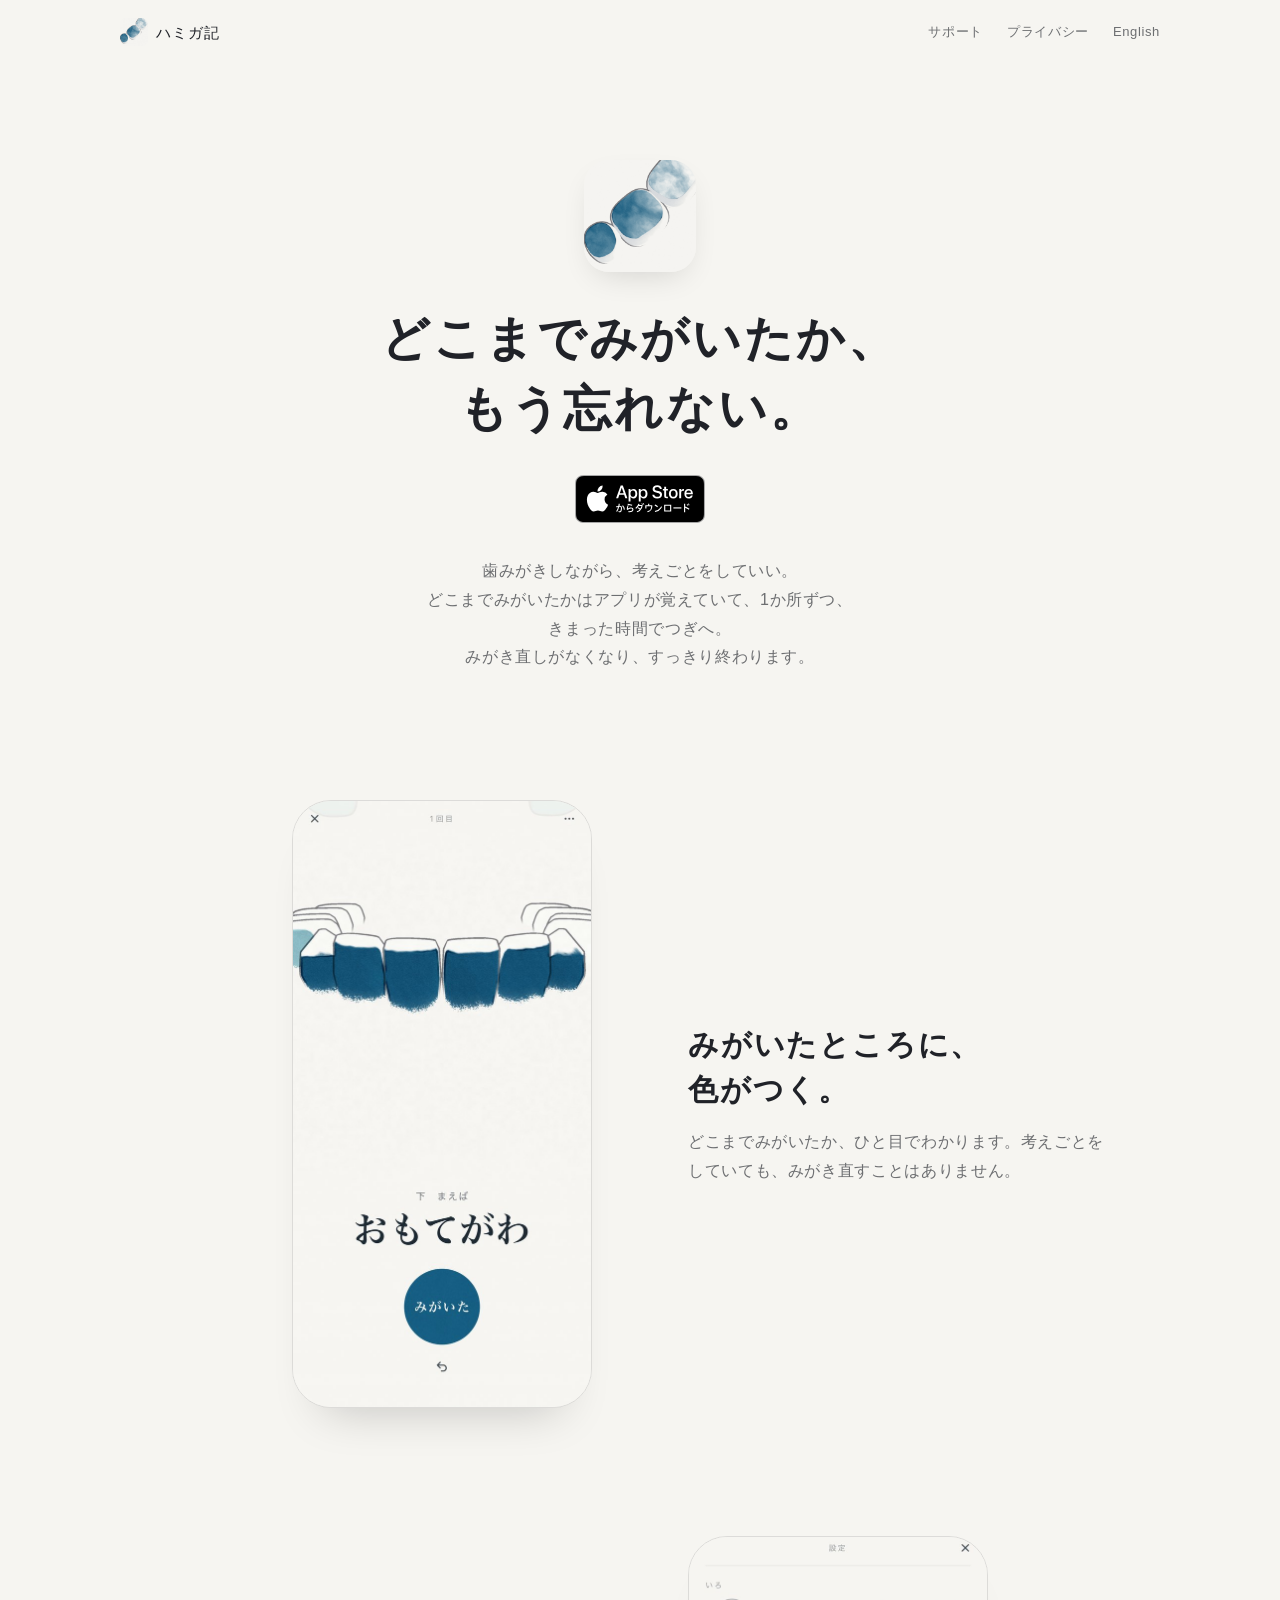
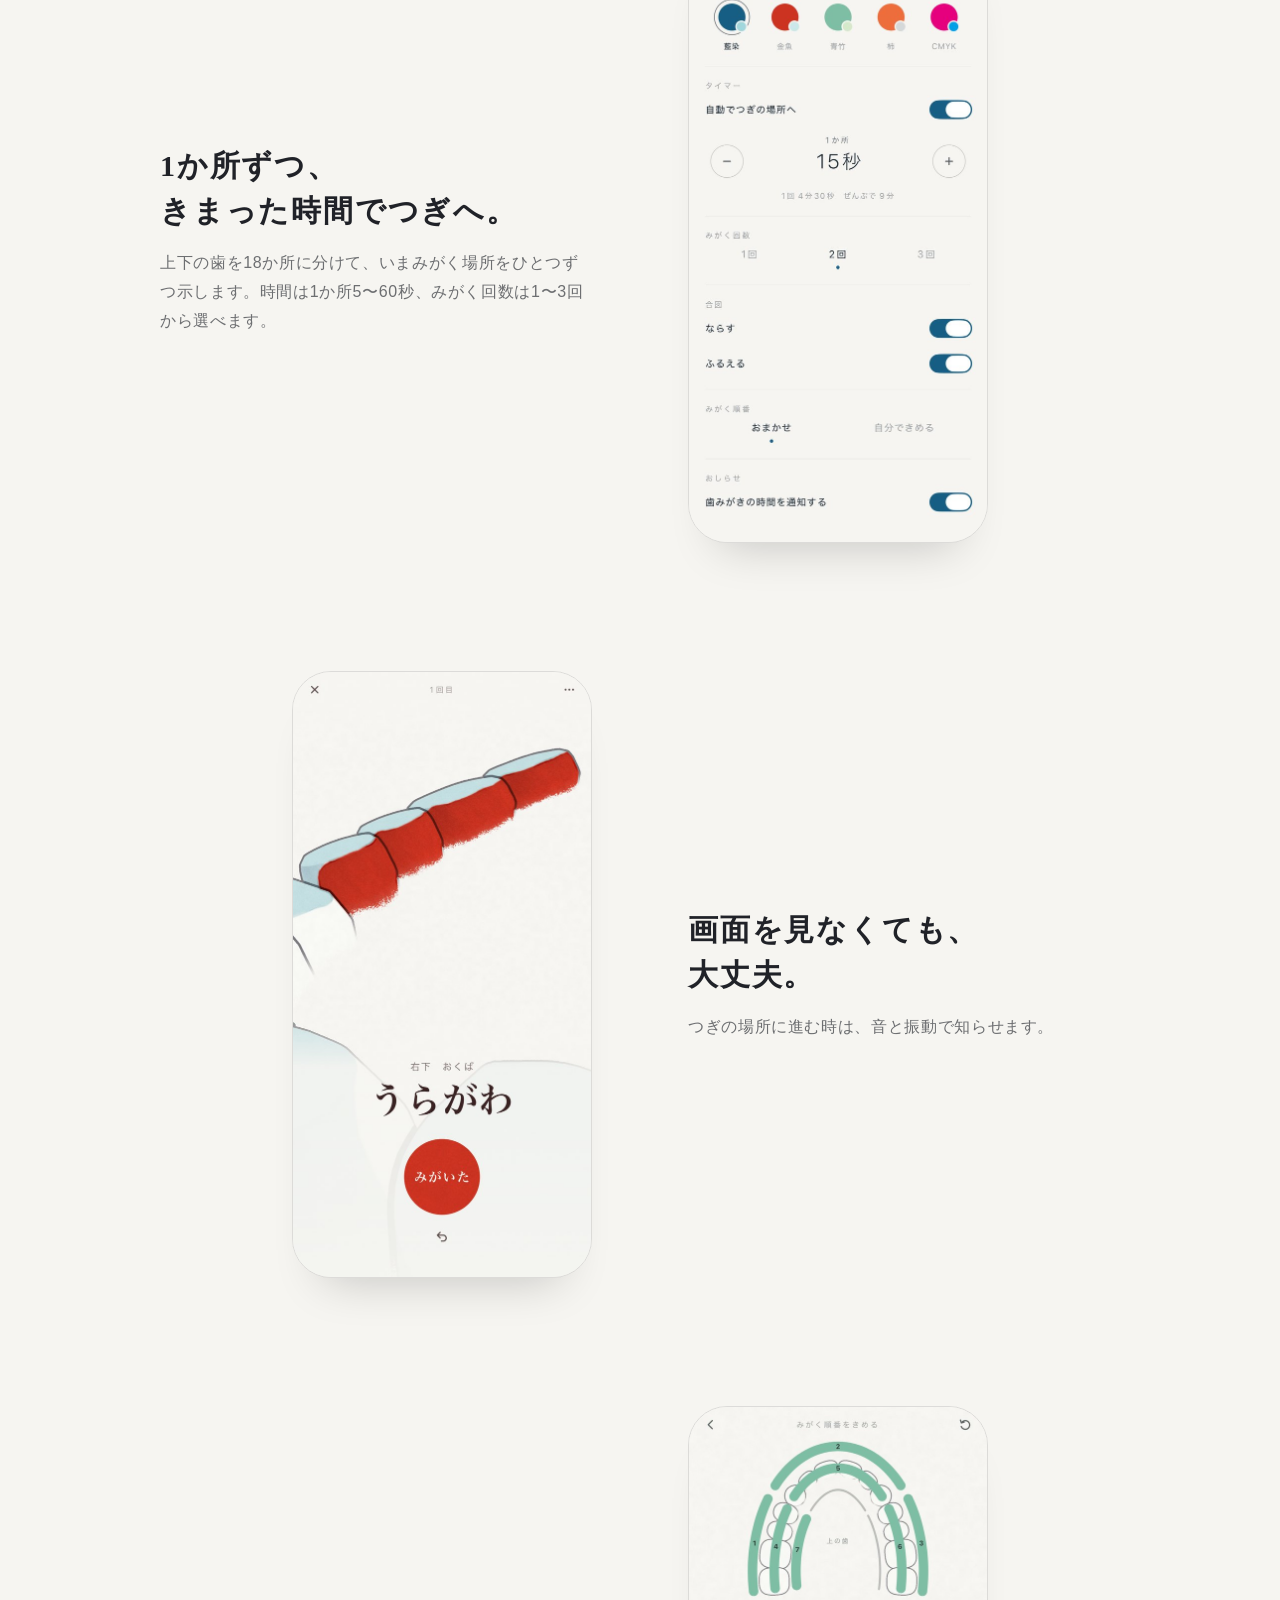
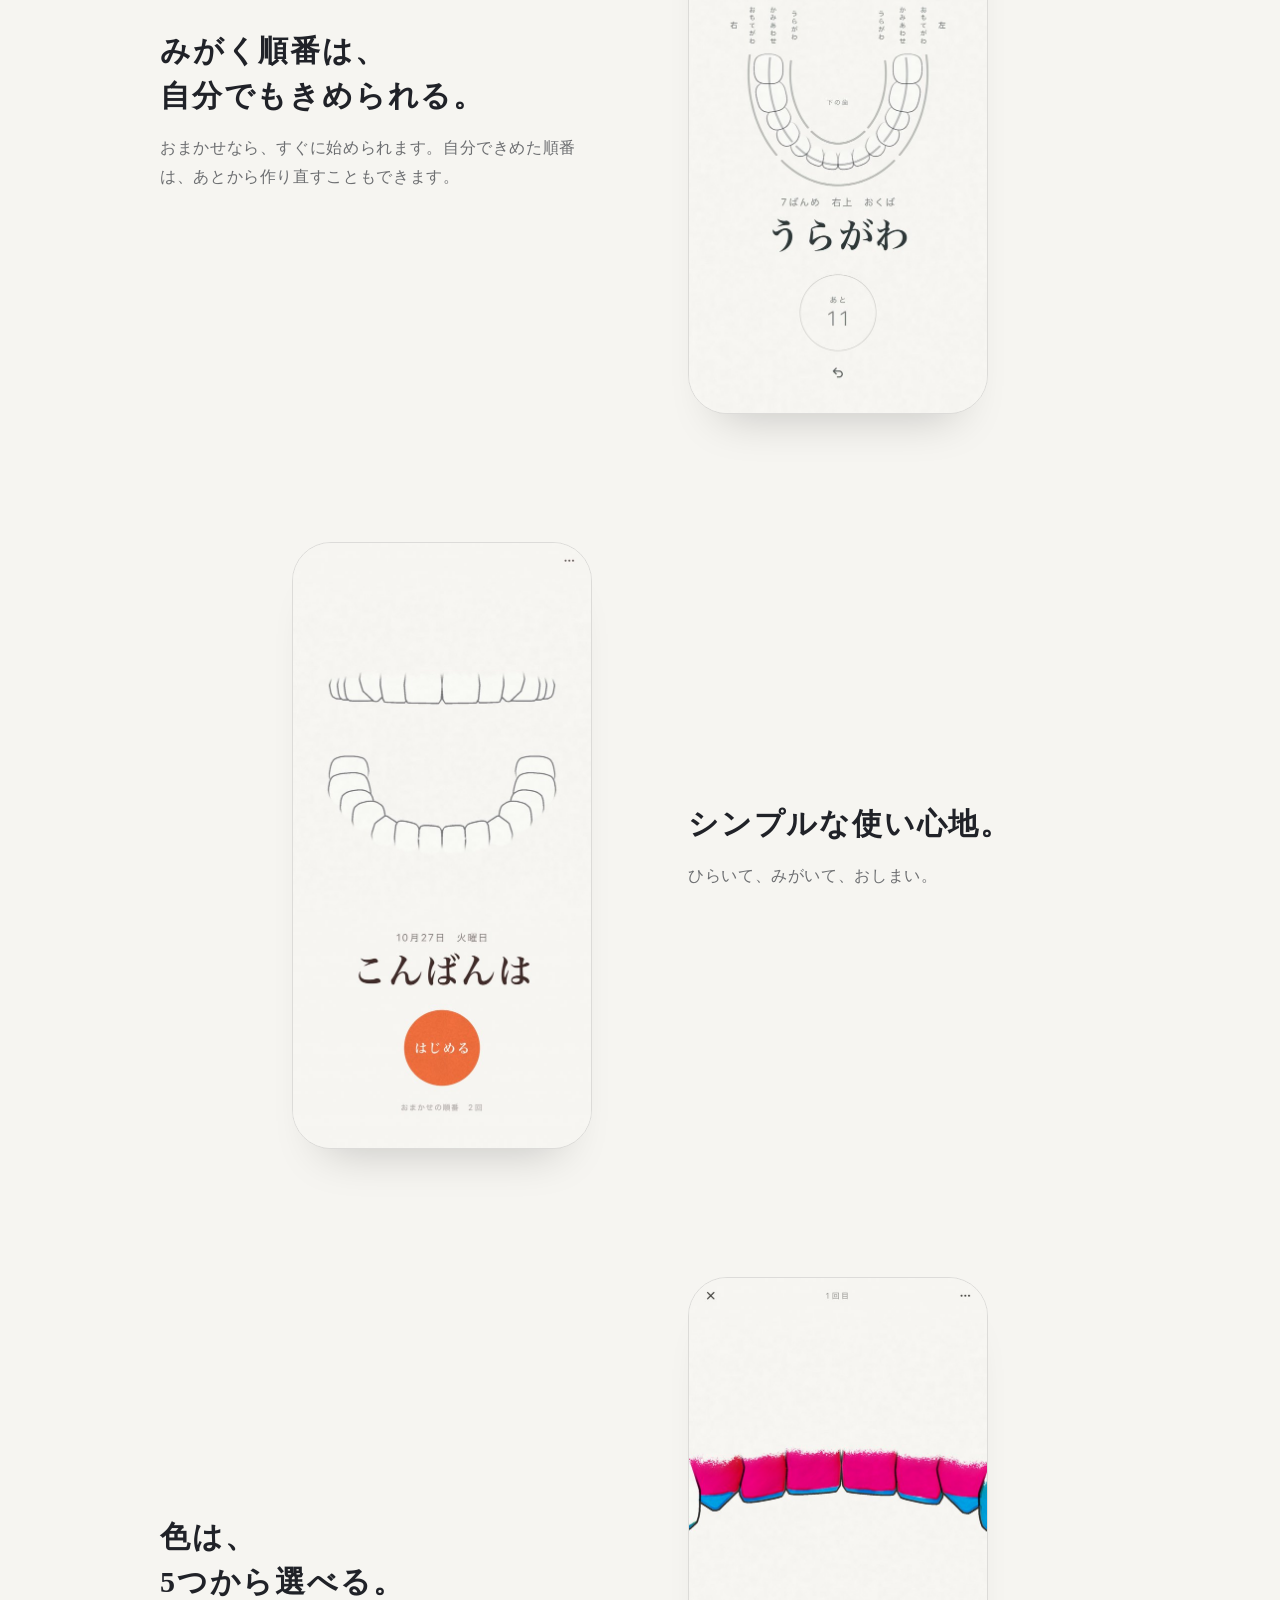
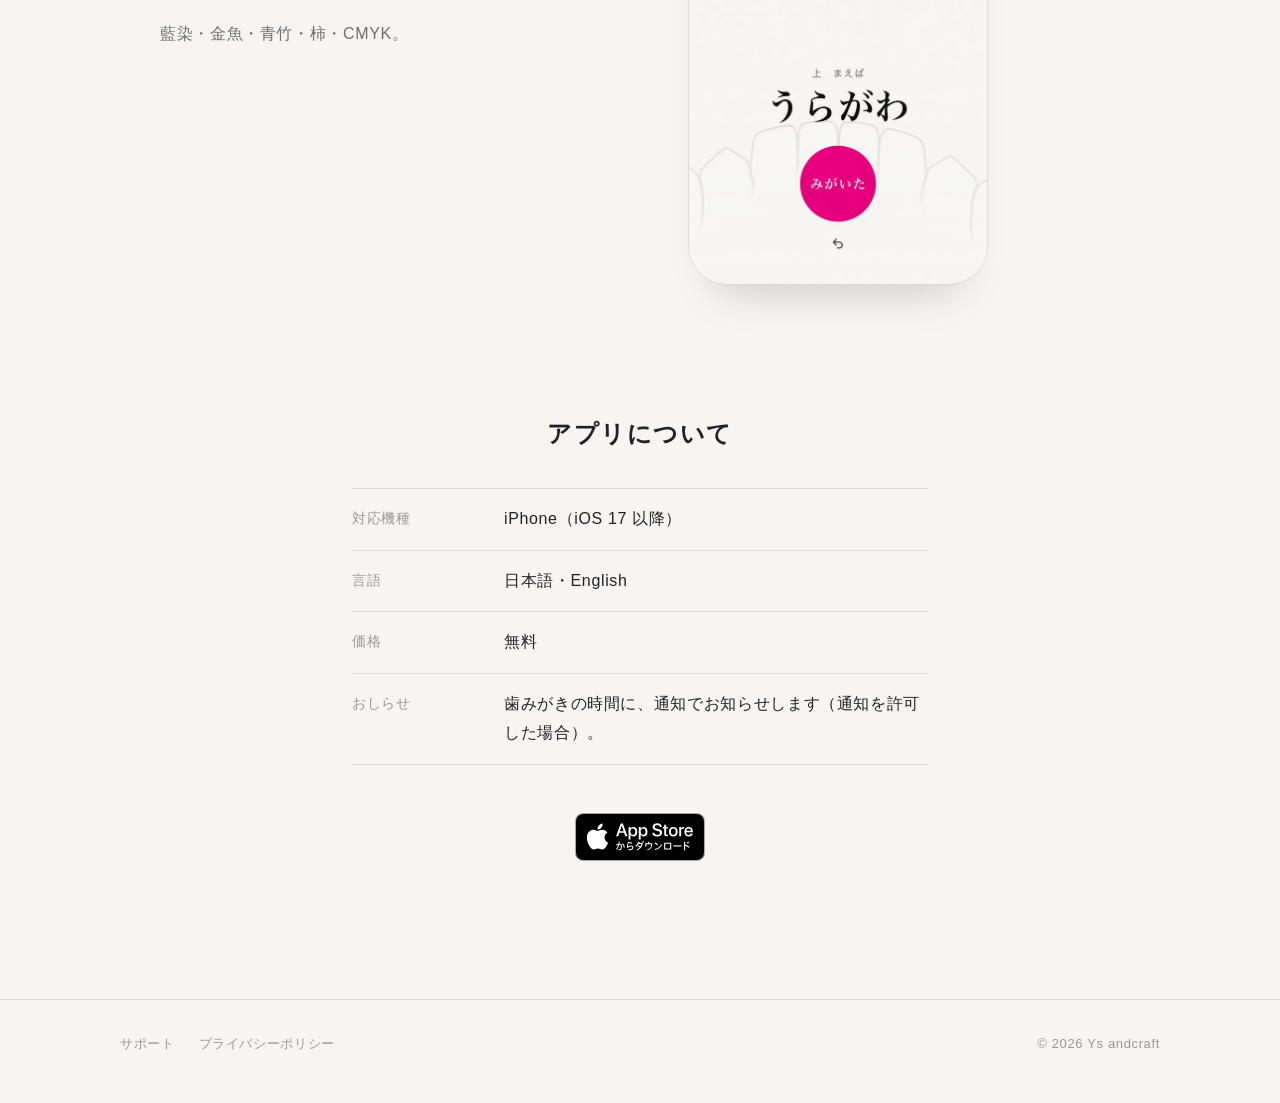
<file: index.html>
<!doctype html>
<html lang="ja">
<head>
<meta charset="utf-8">
<meta name="viewport" content="width=device-width, initial-scale=1">
<title>ハミガ記 — みがいたところを忘れない歯みがき</title>
<meta name="description" content="どこまでみがいたかを覚えておく歯みがきアプリ。1か所ずつ、きまった時間でつぎへ。">
<meta name="theme-color" content="#f6f5f1">
<link rel="canonical" href="https://ys-andcraft.github.io/brushmark/">
<link rel="alternate" hreflang="ja" href="https://ys-andcraft.github.io/brushmark/">
<link rel="alternate" hreflang="en" href="https://ys-andcraft.github.io/brushmark/en/">
<meta property="og:type" content="website">
<meta property="og:site_name" content="ハミガ記">
<meta property="og:title" content="ハミガ記 — みがいたところを忘れない歯みがき">
<meta property="og:description" content="どこまでみがいたかを覚えておく歯みがきアプリ。1か所ずつ、きまった時間でつぎへ。">
<meta property="og:url" content="https://ys-andcraft.github.io/brushmark/">
<meta property="og:image" content="https://ys-andcraft.github.io/brushmark/assets/og_ja.png">
<meta property="og:image:width" content="1200">
<meta property="og:image:height" content="630">
<meta name="twitter:card" content="summary_large_image">
<link rel="icon" href="assets/favicon.png">
<link rel="apple-touch-icon" href="assets/apple-touch-icon.png">
<link rel="stylesheet" href="style.css?v=4">
</head>
<body>
<header class="top"><div class="wrap">
<a class="brand" href="./"><img src="assets/icon_360.png" alt="" width="28" height="28">ハミガ記</a>
<nav><a href="support.html">サポート</a><a href="privacy.html">プライバシー</a><a href="en/" lang="en" hreflang="en">English</a></nav>
</div></header>
<main>
<section class="hero wrap">
<img class="icon" src="assets/icon_360.png" alt="" width="112" height="112">
<h1>どこまでみがいたか、<br>もう忘れない。</h1>
<a class="store" href="https://apps.apple.com/jp/app/id6819955597"><img src="assets/badge_ja.svg" alt="App Store からダウンロード" height="48"></a>
<p class="lead">歯みがきしながら、<wbr>考えごとをしていい。<br>どこまでみがいたかは<wbr>アプリが覚えていて、<wbr>1か所ずつ、<wbr>きまった時間でつぎへ。<br>みがき直しがなくなり、<wbr>すっきり終わります。</p>
</section>
<div class="features wrap"><section class="feature">
<figure class="phone"><img src="assets/ja_1.jpg" alt="みがいた場所に色がついた、下の前歯のかみあわせの画面" width="600" height="1219" loading="lazy"></figure>
<div class="copy"><h2>みがいたところに、<br>色がつく。</h2><p>どこまでみがいたか、ひと目でわかります。考えごとをしていても、みがき直すことはありません。</p></div>
</section><section class="feature">
<figure class="phone"><img src="assets/ja_2.jpg" alt="タイマーの時間とみがく回数を選ぶ設定の画面" width="600" height="1219" loading="lazy"></figure>
<div class="copy"><h2>1か所ずつ、<br>きまった時間でつぎへ。</h2><p>上下の歯を18か所に分けて、いまみがく場所をひとつずつ示します。時間は1か所<span class=nb>5〜60秒</span>、みがく回数は<span class=nb>1〜3回</span>から選べます。</p></div>
</section><section class="feature">
<figure class="phone"><img src="assets/ja_3.jpg" alt="右下の奥歯のうらがわをみがいている画面" width="600" height="1219" loading="lazy"></figure>
<div class="copy"><h2>画面を見なくても、<br>大丈夫。</h2><p>つぎの場所に進む時は、音と振動で知らせます。</p></div>
</section><section class="feature">
<figure class="phone"><img src="assets/ja_4.jpg" alt="みがく順番を自分できめる、歯の展開図の画面" width="600" height="1219" loading="lazy"></figure>
<div class="copy"><h2>みがく順番は、<br>自分でもきめられる。</h2><p>おまかせなら、すぐに始められます。自分できめた順番は、あとから作り直すこともできます。</p></div>
</section><section class="feature">
<figure class="phone"><img src="assets/ja_5.jpg" alt="「はじめる」のボタンがある、はじめの画面" width="600" height="1219" loading="lazy"></figure>
<div class="copy"><h2>シンプルな使い心地。</h2><p>ひらいて、みがいて、おしまい。</p></div>
</section><section class="feature">
<figure class="phone"><img src="assets/ja_6.jpg" alt="CMYK の色で、上の前歯のうらがわをみがいている画面" width="600" height="1219" loading="lazy"></figure>
<div class="copy"><h2>色は、<br>5つから選べる。</h2><p>藍染・金魚・青竹・柿・CMYK。</p></div>
</section></div>
<section class="spec wrap">
<h2>アプリについて</h2>
<dl><div><dt>対応機種</dt><dd>iPhone（<span class=nb>iOS 17 以降</span>）</dd></div><div><dt>言語</dt><dd>日本語・English</dd></div><div><dt>価格</dt><dd>無料</dd></div><div><dt>おしらせ</dt><dd>歯みがきの時間に、通知でお知らせします（通知を許可した場合）。</dd></div></dl>
<a class="store" href="https://apps.apple.com/jp/app/id6819955597"><img src="assets/badge_ja.svg" alt="App Store からダウンロード" height="48"></a>
</section>
</main>
<footer><div class="wrap">
<nav><a href="support.html">サポート</a><a href="privacy.html">プライバシーポリシー</a></nav>
<p>© 2026 Ys andcraft</p>
</div></footer>
</body>
</html>
</file>
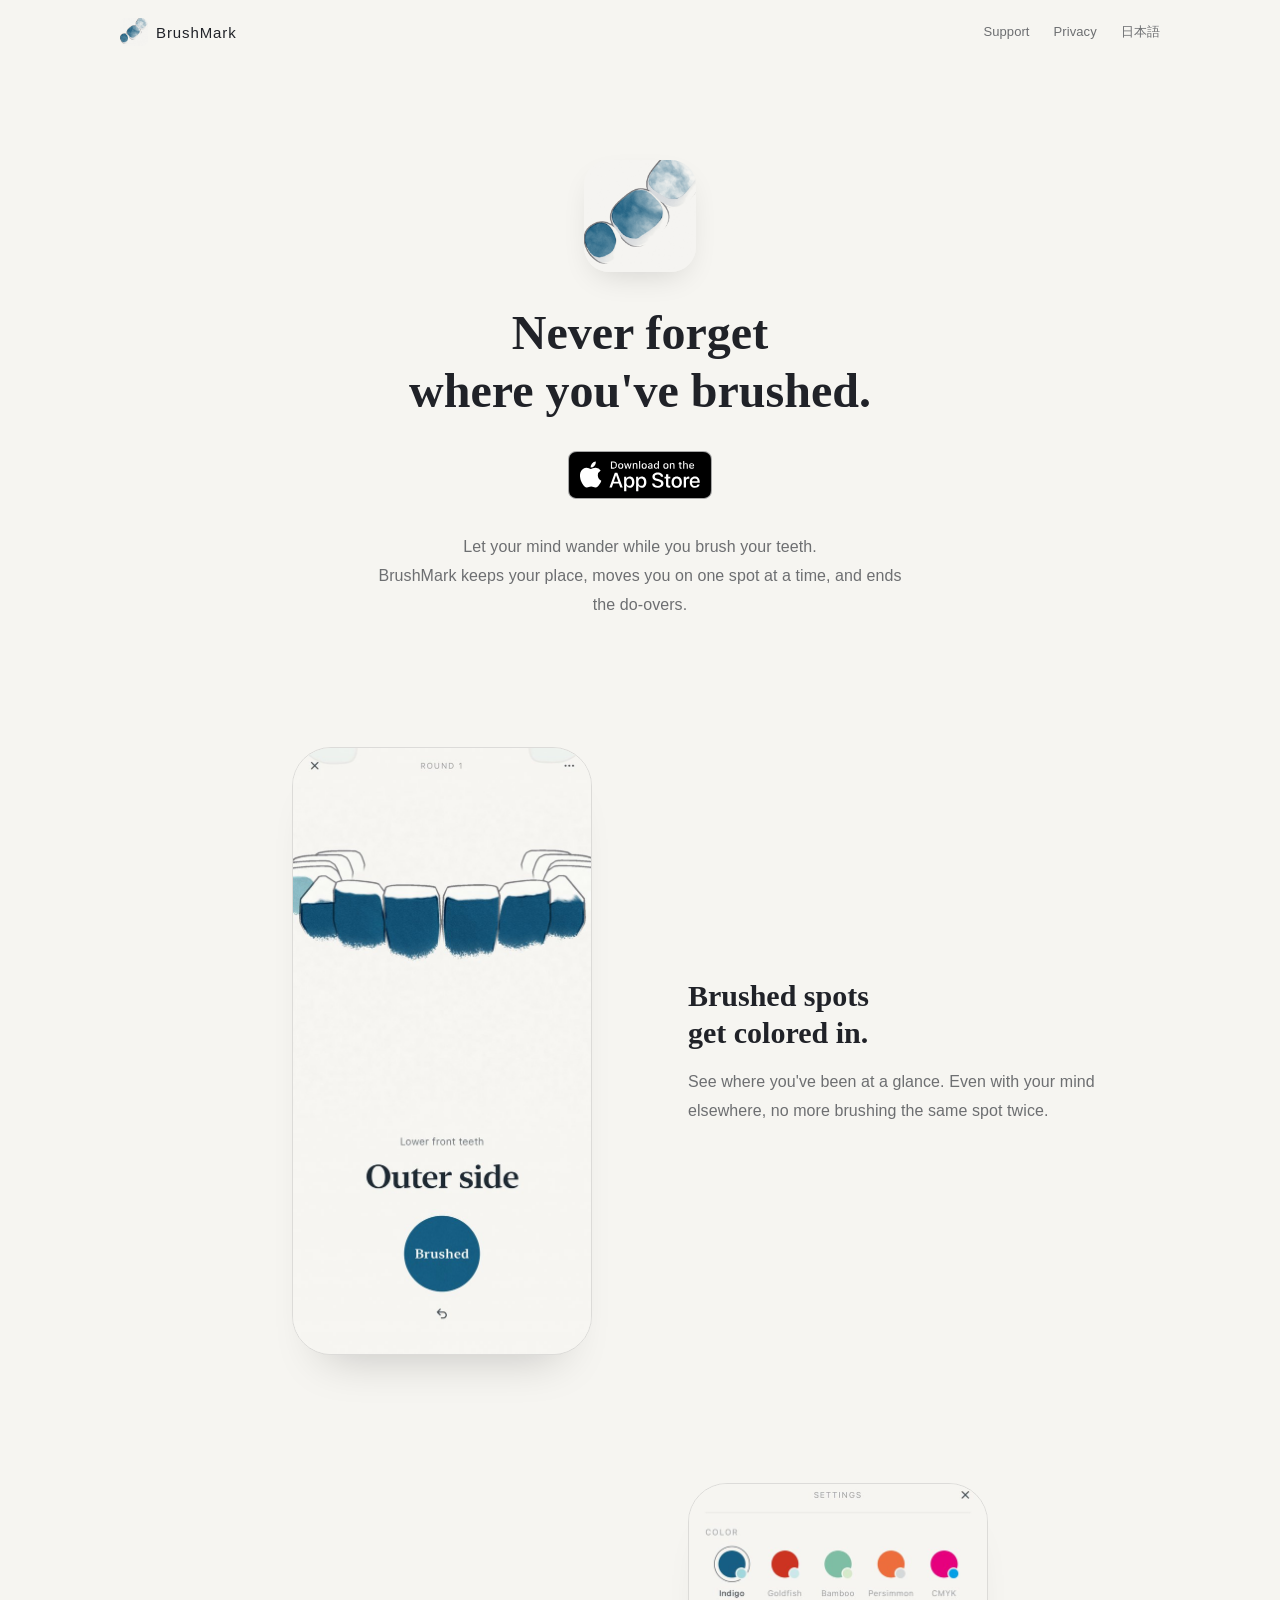
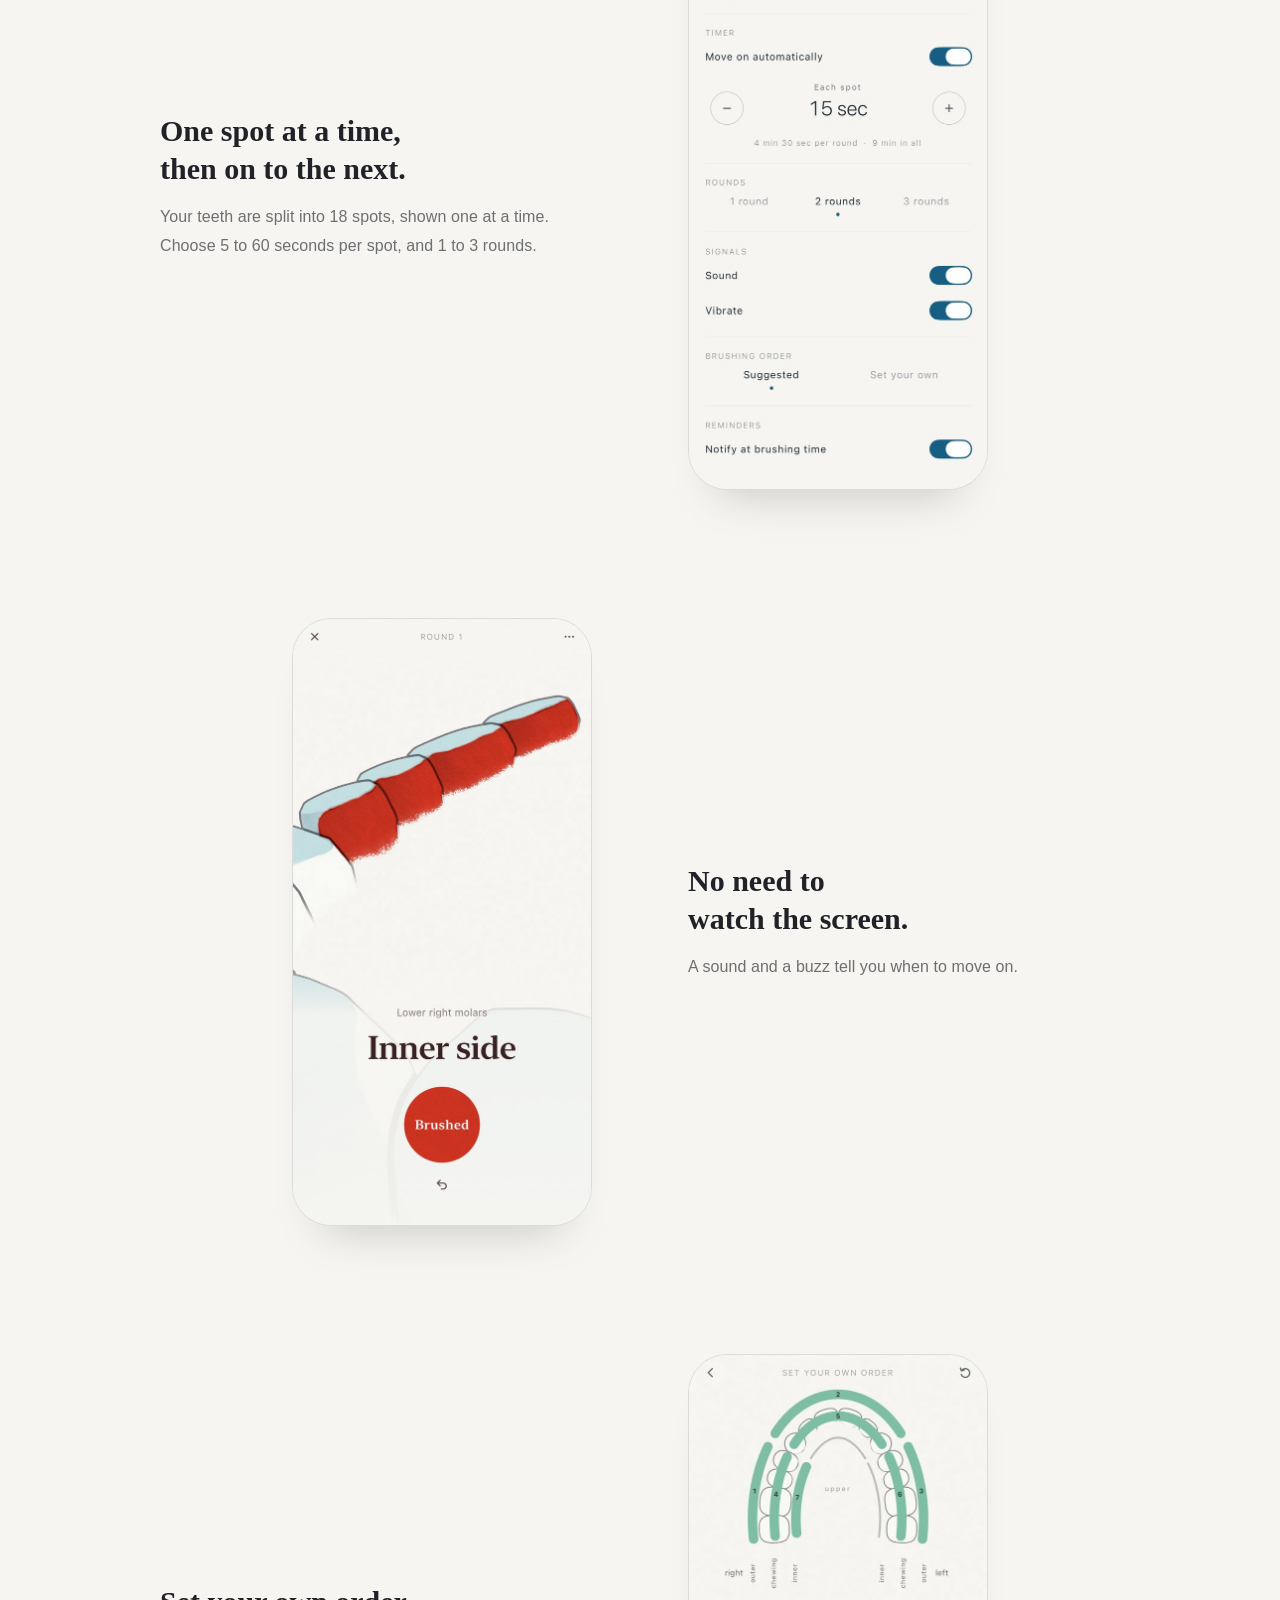
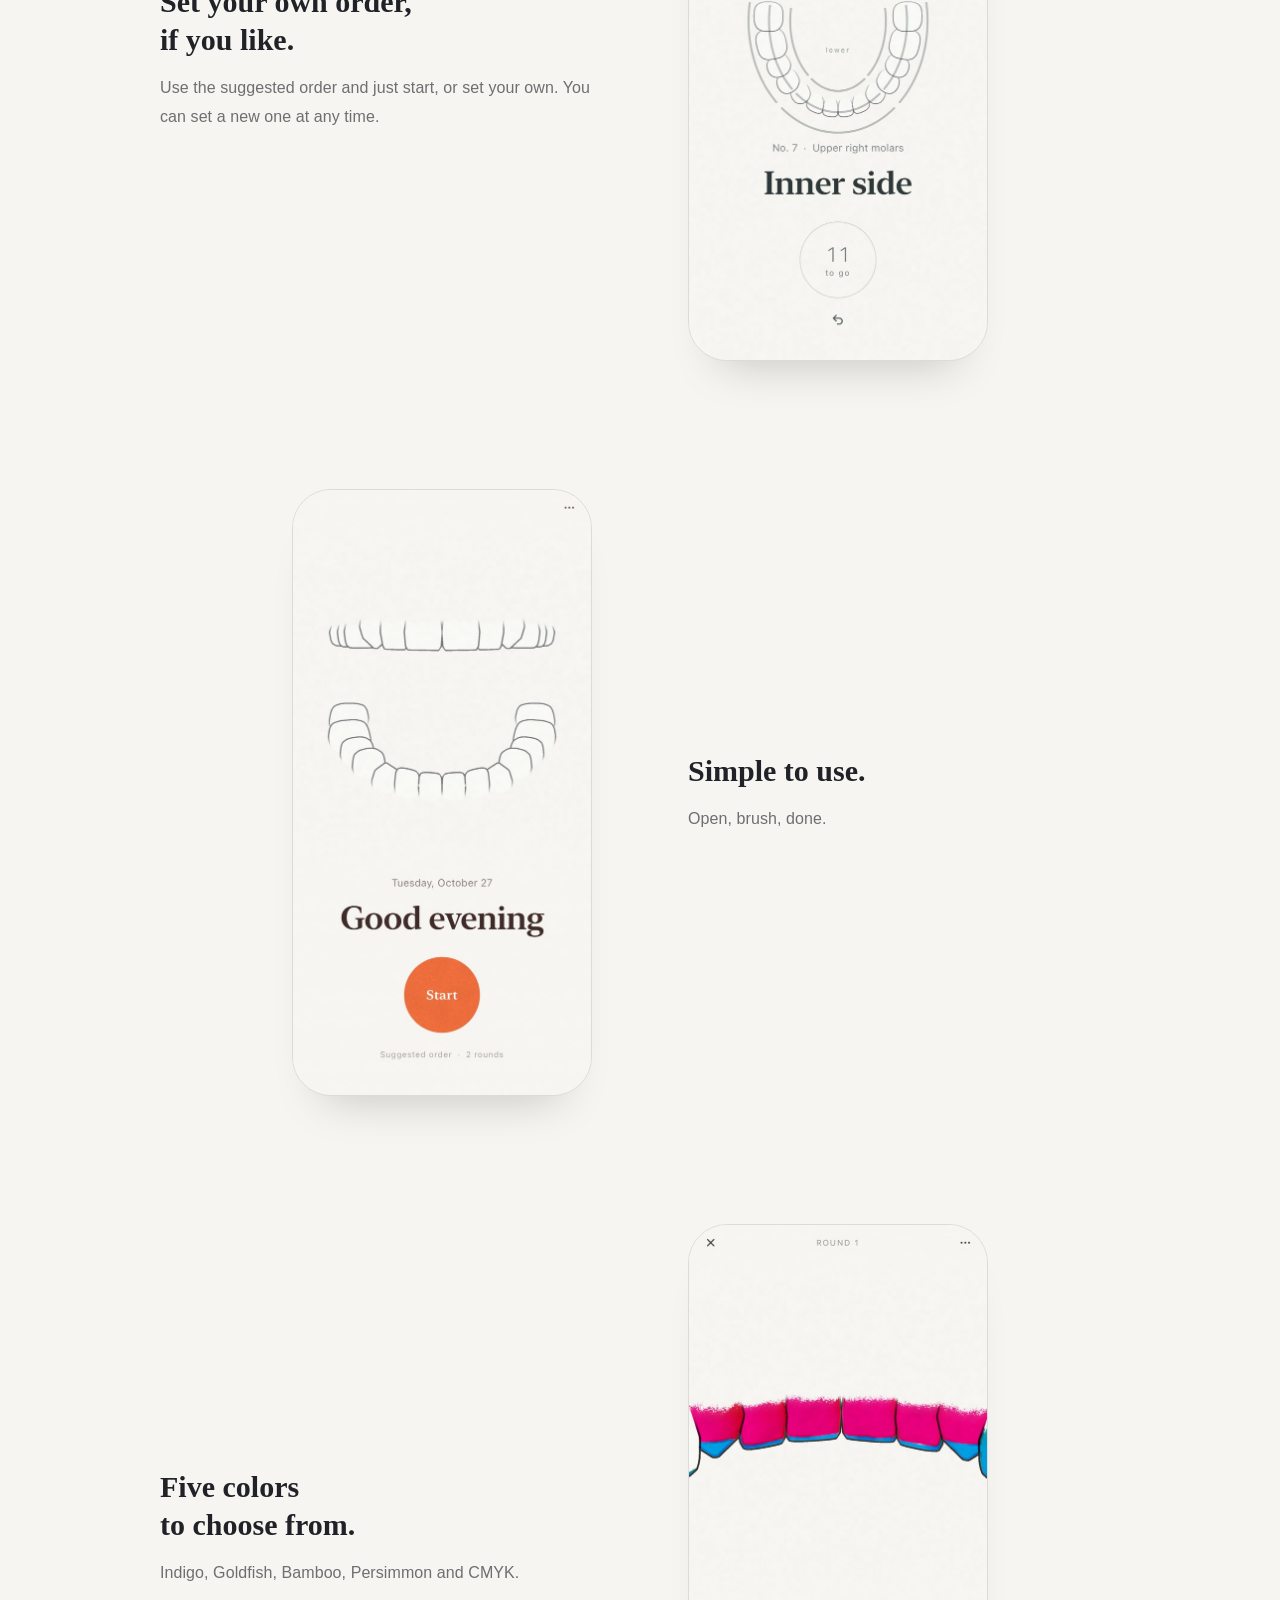
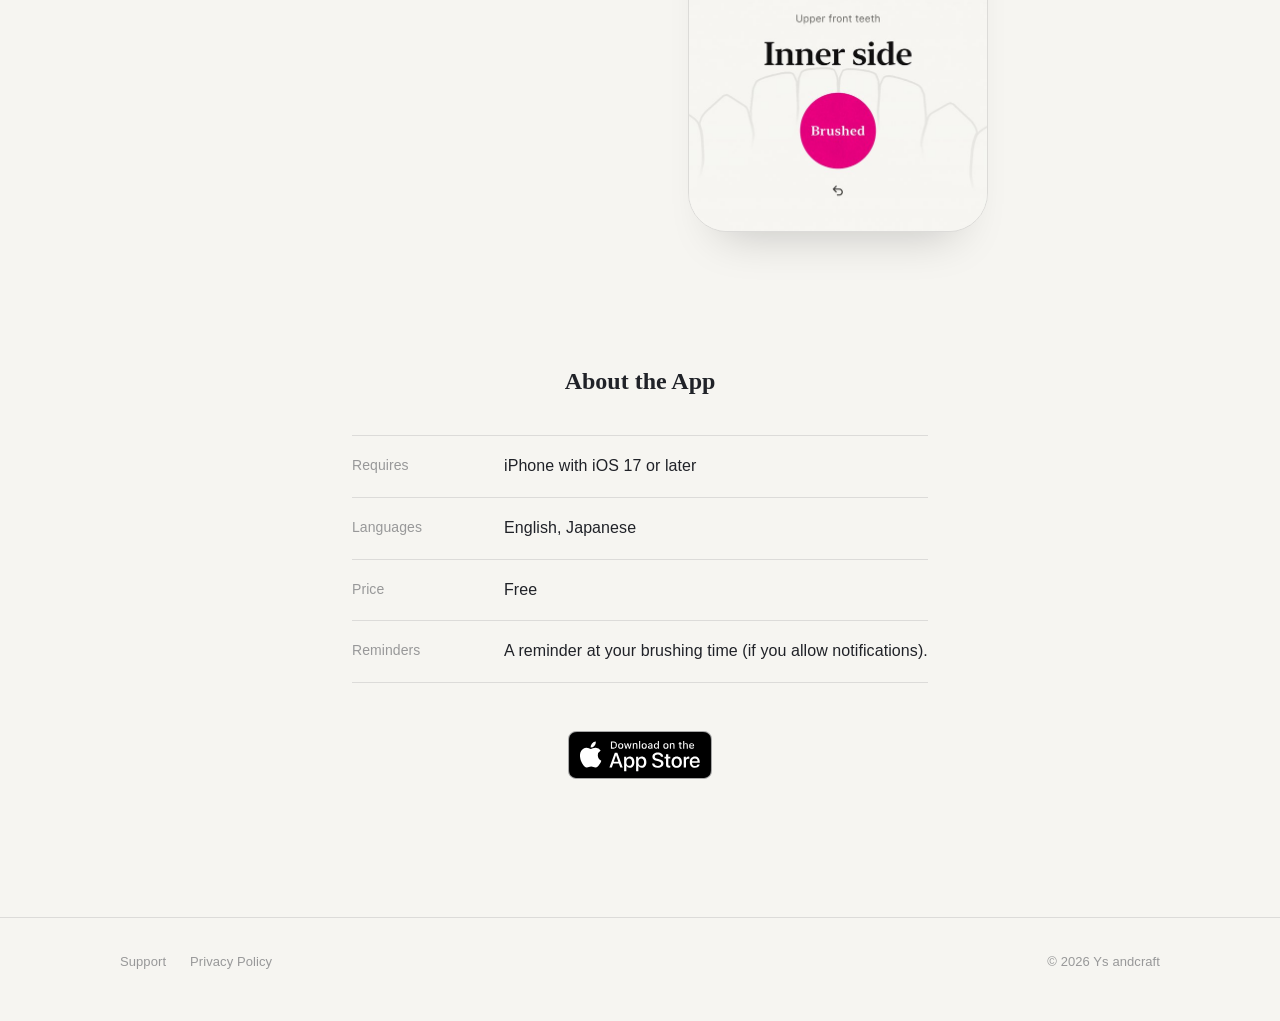
<file: en/index.html>
<!doctype html>
<html lang="en">
<head>
<meta charset="utf-8">
<meta name="viewport" content="width=device-width, initial-scale=1">
<title>BrushMark — Remember every spot you&#x27;ve brushed</title>
<meta name="description" content="A toothbrushing app that remembers where you&#x27;ve brushed. One spot at a time, then on to the next.">
<meta name="theme-color" content="#f6f5f1">
<link rel="canonical" href="https://ys-andcraft.github.io/brushmark/en/">
<link rel="alternate" hreflang="ja" href="https://ys-andcraft.github.io/brushmark/">
<link rel="alternate" hreflang="en" href="https://ys-andcraft.github.io/brushmark/en/">
<meta property="og:type" content="website">
<meta property="og:site_name" content="BrushMark">
<meta property="og:title" content="BrushMark — Remember every spot you&#x27;ve brushed">
<meta property="og:description" content="A toothbrushing app that remembers where you&#x27;ve brushed. One spot at a time, then on to the next.">
<meta property="og:url" content="https://ys-andcraft.github.io/brushmark/en/">
<meta property="og:image" content="https://ys-andcraft.github.io/brushmark/assets/og_en.png">
<meta property="og:image:width" content="1200">
<meta property="og:image:height" content="630">
<meta name="twitter:card" content="summary_large_image">
<link rel="icon" href="../assets/favicon.png">
<link rel="apple-touch-icon" href="../assets/apple-touch-icon.png">
<link rel="stylesheet" href="../style.css?v=4">
</head>
<body>
<header class="top"><div class="wrap">
<a class="brand" href="./"><img src="../assets/icon_360.png" alt="" width="28" height="28">BrushMark</a>
<nav><a href="support.html">Support</a><a href="privacy.html">Privacy</a><a href="../" lang="ja" hreflang="ja">日本語</a></nav>
</div></header>
<main>
<section class="hero wrap">
<img class="icon" src="../assets/icon_360.png" alt="" width="112" height="112">
<h1>Never forget<br>where you've brushed.</h1>
<a class="store" href="https://apps.apple.com/app/id6819955597"><img src="../assets/badge_en.svg" alt="Download on the App Store" height="48"></a>
<p class="lead">Let your mind wander while you brush your teeth.<br> BrushMark keeps your place, moves you on one spot at a time, and ends the <span class=nb>do-overs</span>.</p>
</section>
<div class="features wrap"><section class="feature">
<figure class="phone"><img src="../assets/en_1.jpg" alt="The chewing side of the lower front teeth, with brushed spots colored in" width="600" height="1219" loading="lazy"></figure>
<div class="copy"><h2>Brushed spots<br>get colored in.</h2><p>See where you've been at a glance. Even with your mind elsewhere, no more brushing the same spot twice.</p></div>
</section><section class="feature">
<figure class="phone"><img src="../assets/en_2.jpg" alt="Settings for the time per spot and the number of rounds" width="600" height="1219" loading="lazy"></figure>
<div class="copy"><h2>One spot at a time,<br>then on to the next.</h2><p>Your teeth are split into 18 spots, shown one at a time. Choose <span class=nb>5 to 60</span> seconds per spot, and <span class=nb>1 to 3</span> rounds.</p></div>
</section><section class="feature">
<figure class="phone"><img src="../assets/en_3.jpg" alt="Brushing the inner side of the lower right molars" width="600" height="1219" loading="lazy"></figure>
<div class="copy"><h2>No need to<br>watch the screen.</h2><p>A sound and a buzz tell you when to move on.</p></div>
</section><section class="feature">
<figure class="phone"><img src="../assets/en_4.jpg" alt="Setting your own brushing order on a map of the teeth" width="600" height="1219" loading="lazy"></figure>
<div class="copy"><h2>Set your own order,<br>if you like.</h2><p>Use the suggested order and just start, or set your own. You can set a new one at any time.</p></div>
</section><section class="feature">
<figure class="phone"><img src="../assets/en_5.jpg" alt="The start screen with the Start button" width="600" height="1219" loading="lazy"></figure>
<div class="copy"><h2>Simple to use.</h2><p>Open, brush, done.</p></div>
</section><section class="feature">
<figure class="phone"><img src="../assets/en_6.jpg" alt="Brushing the inner side of the upper front teeth in the CMYK colors" width="600" height="1219" loading="lazy"></figure>
<div class="copy"><h2>Five colors<br>to choose from.</h2><p>Indigo, Goldfish, Bamboo, Persimmon and CMYK.</p></div>
</section></div>
<section class="spec wrap">
<h2>About the App</h2>
<dl><div><dt>Requires</dt><dd>iPhone with iOS 17 or later</dd></div><div><dt>Languages</dt><dd>English, Japanese</dd></div><div><dt>Price</dt><dd>Free</dd></div><div><dt>Reminders</dt><dd>A reminder at your brushing time (if you allow notifications).</dd></div></dl>
<a class="store" href="https://apps.apple.com/app/id6819955597"><img src="../assets/badge_en.svg" alt="Download on the App Store" height="48"></a>
</section>
</main>
<footer><div class="wrap">
<nav><a href="support.html">Support</a><a href="privacy.html">Privacy Policy</a></nav>
<p>© 2026 Ys andcraft</p>
</div></footer>
</body>
</html>
</file>
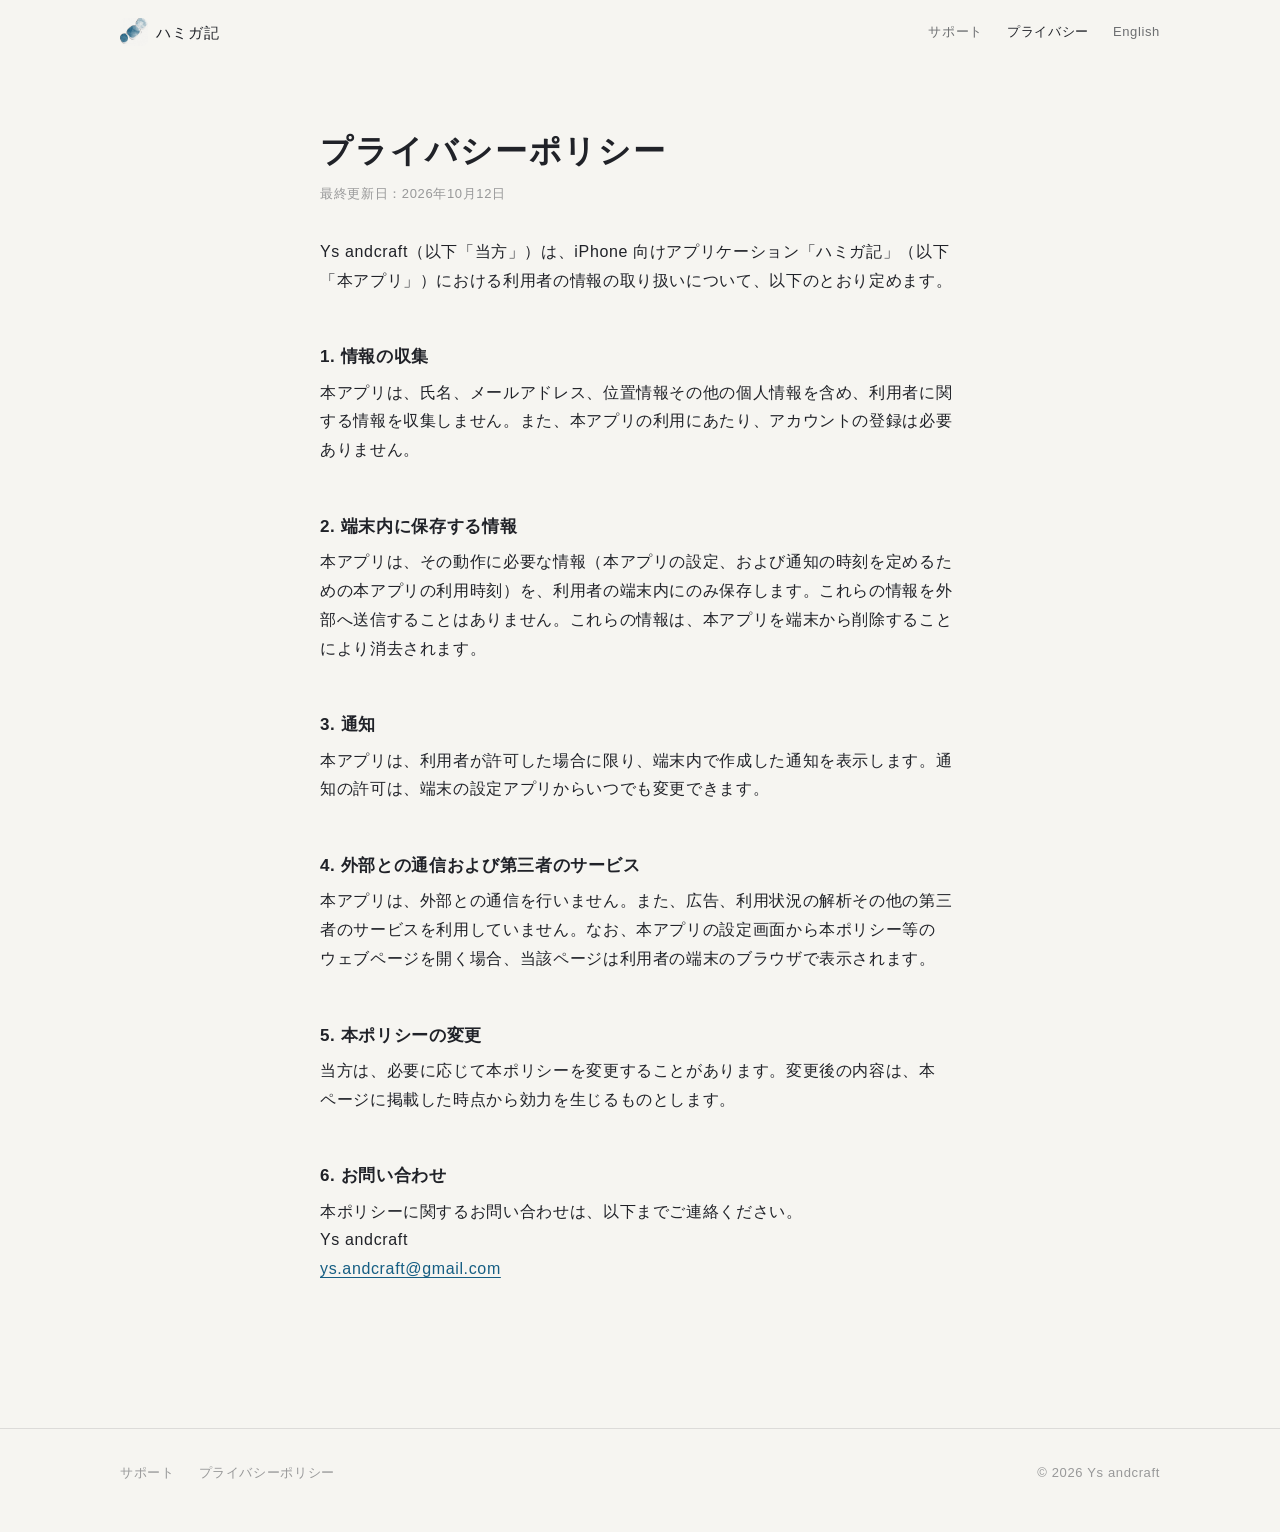
<file: privacy.html>
<!doctype html>
<html lang="ja">
<head>
<meta charset="utf-8">
<meta name="viewport" content="width=device-width, initial-scale=1">
<title>プライバシーポリシー — ハミガ記</title>
<meta name="description" content="どこまでみがいたかを覚えておく歯みがきアプリ。1か所ずつ、きまった時間でつぎへ。">
<meta name="theme-color" content="#f6f5f1">
<link rel="canonical" href="https://ys-andcraft.github.io/brushmark/privacy.html">
<link rel="alternate" hreflang="ja" href="https://ys-andcraft.github.io/brushmark/privacy.html">
<link rel="alternate" hreflang="en" href="https://ys-andcraft.github.io/brushmark/en/privacy.html">
<meta property="og:type" content="website">
<meta property="og:site_name" content="ハミガ記">
<meta property="og:title" content="プライバシーポリシー — ハミガ記">
<meta property="og:description" content="どこまでみがいたかを覚えておく歯みがきアプリ。1か所ずつ、きまった時間でつぎへ。">
<meta property="og:url" content="https://ys-andcraft.github.io/brushmark/privacy.html">
<meta property="og:image" content="https://ys-andcraft.github.io/brushmark/assets/og_ja.png">
<meta property="og:image:width" content="1200">
<meta property="og:image:height" content="630">
<meta name="twitter:card" content="summary_large_image">
<link rel="icon" href="assets/favicon.png">
<link rel="apple-touch-icon" href="assets/apple-touch-icon.png">
<link rel="stylesheet" href="style.css?v=4">
</head>
<body>
<header class="top"><div class="wrap">
<a class="brand" href="./"><img src="assets/icon_360.png" alt="" width="28" height="28">ハミガ記</a>
<nav><a href="support.html">サポート</a><a href="privacy.html" aria-current="page">プライバシー</a><a href="en/privacy.html" lang="en" hreflang="en">English</a></nav>
</div></header>
<main>
<article class="doc">
<h1>プライバシーポリシー</h1>
<p class="meta">最終更新日：2026年10月12日</p>
<p>Ys andcraft（以下「当方」）は、iPhone 向けアプリケーション「ハミガ記」（以下「本アプリ」）における利用者の情報の取り扱いについて、以下のとおり定めます。</p>
<h2>1. 情報の収集</h2>
<p>本アプリは、氏名、メールアドレス、位置情報その他の個人情報を含め、利用者に関する情報を収集しません。また、本アプリの利用にあたり、アカウントの登録は必要ありません。</p>
<h2>2. 端末内に保存する情報</h2>
<p>本アプリは、その動作に必要な情報（本アプリの設定、および通知の時刻を定めるための本アプリの利用時刻）を、利用者の端末内にのみ保存します。これらの情報を外部へ送信することはありません。これらの情報は、本アプリを端末から削除することにより消去されます。</p>
<h2>3. 通知</h2>
<p>本アプリは、利用者が許可した場合に限り、端末内で作成した通知を表示します。通知の許可は、端末の設定アプリからいつでも変更できます。</p>
<h2>4. 外部との通信および第三者のサービス</h2>
<p>本アプリは、外部との通信を行いません。また、広告、利用状況の解析その他の第三者のサービスを利用していません。なお、本アプリの設定画面から本ポリシー等のウェブページを開く場合、当該ページは利用者の端末のブラウザで表示されます。</p>
<h2>5. 本ポリシーの変更</h2>
<p>当方は、必要に応じて本ポリシーを変更することがあります。変更後の内容は、本ページに掲載した時点から効力を生じるものとします。</p>
<h2>6. お問い合わせ</h2>
<p>本ポリシーに関するお問い合わせは、以下までご連絡ください。<br>Ys andcraft<br><a href="mailto:ys.andcraft@gmail.com">ys.andcraft@gmail.com</a></p>
</article>
</main>
<footer><div class="wrap">
<nav><a href="support.html">サポート</a><a href="privacy.html">プライバシーポリシー</a></nav>
<p>© 2026 Ys andcraft</p>
</div></footer>
</body>
</html>
</file>
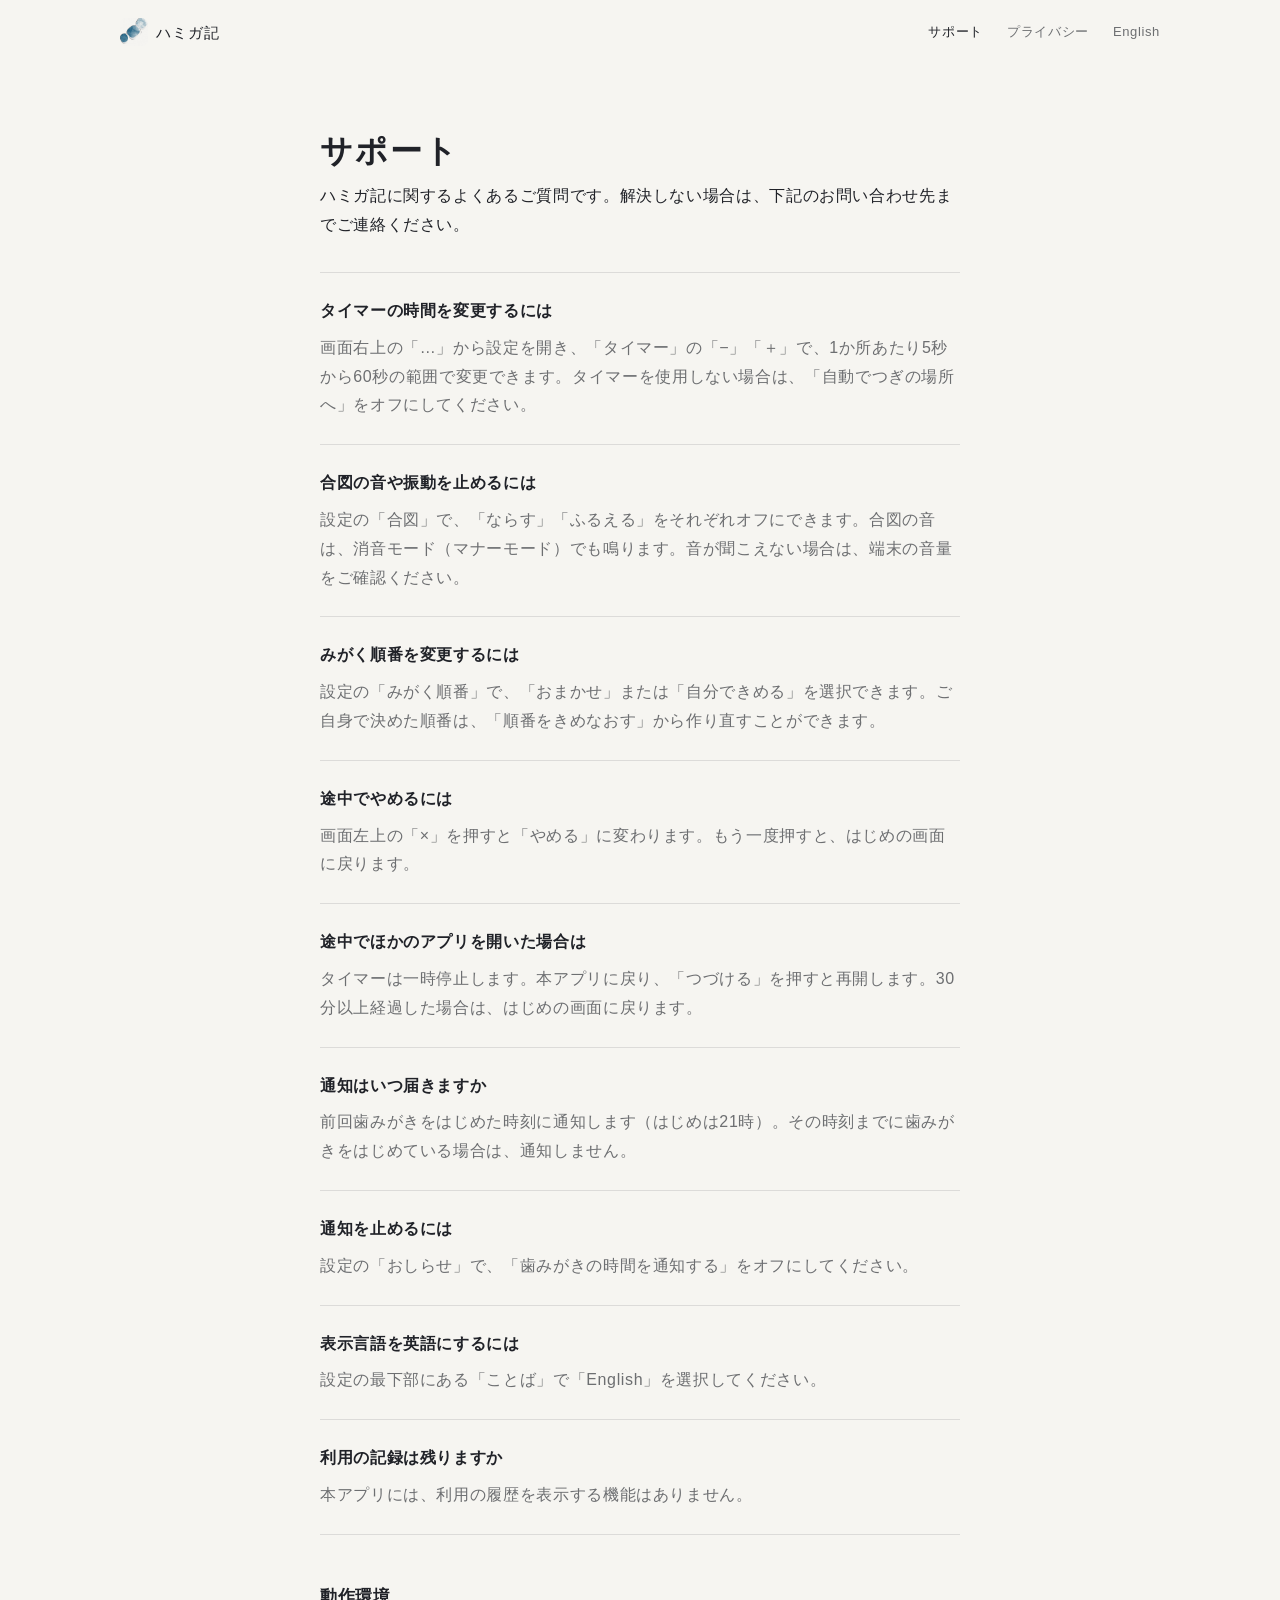
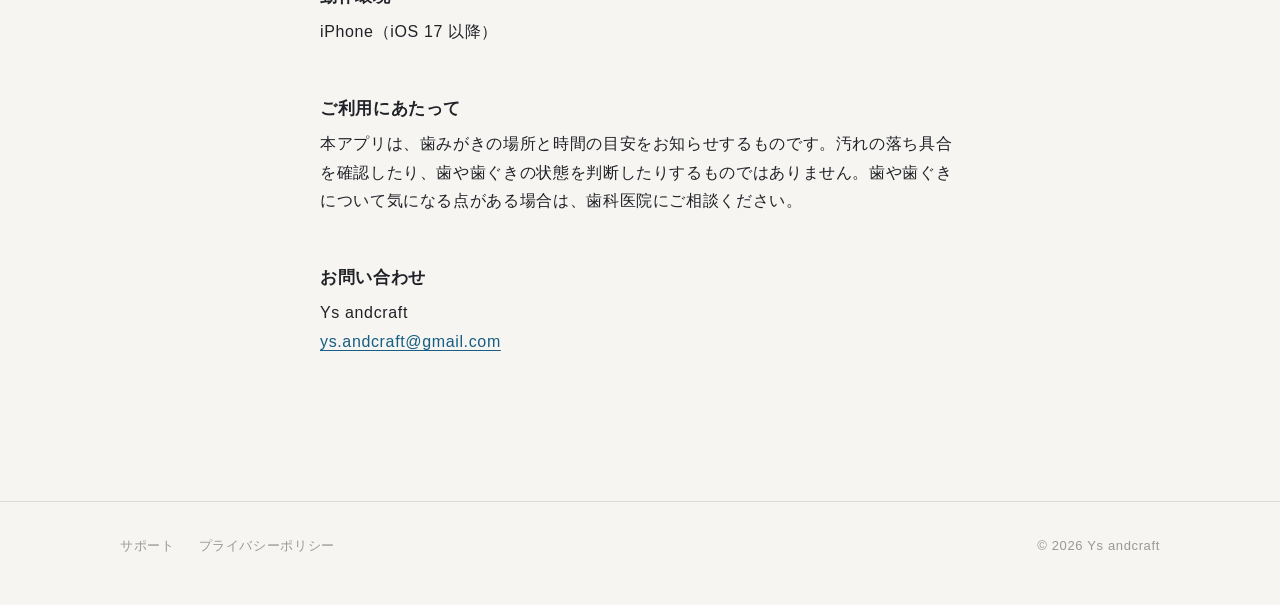
<file: support.html>
<!doctype html>
<html lang="ja">
<head>
<meta charset="utf-8">
<meta name="viewport" content="width=device-width, initial-scale=1">
<title>サポート — ハミガ記</title>
<meta name="description" content="どこまでみがいたかを覚えておく歯みがきアプリ。1か所ずつ、きまった時間でつぎへ。">
<meta name="theme-color" content="#f6f5f1">
<link rel="canonical" href="https://ys-andcraft.github.io/brushmark/support.html">
<link rel="alternate" hreflang="ja" href="https://ys-andcraft.github.io/brushmark/support.html">
<link rel="alternate" hreflang="en" href="https://ys-andcraft.github.io/brushmark/en/support.html">
<meta property="og:type" content="website">
<meta property="og:site_name" content="ハミガ記">
<meta property="og:title" content="サポート — ハミガ記">
<meta property="og:description" content="どこまでみがいたかを覚えておく歯みがきアプリ。1か所ずつ、きまった時間でつぎへ。">
<meta property="og:url" content="https://ys-andcraft.github.io/brushmark/support.html">
<meta property="og:image" content="https://ys-andcraft.github.io/brushmark/assets/og_ja.png">
<meta property="og:image:width" content="1200">
<meta property="og:image:height" content="630">
<meta name="twitter:card" content="summary_large_image">
<link rel="icon" href="assets/favicon.png">
<link rel="apple-touch-icon" href="assets/apple-touch-icon.png">
<link rel="stylesheet" href="style.css?v=4">
</head>
<body>
<header class="top"><div class="wrap">
<a class="brand" href="./"><img src="assets/icon_360.png" alt="" width="28" height="28">ハミガ記</a>
<nav><a href="support.html" aria-current="page">サポート</a><a href="privacy.html">プライバシー</a><a href="en/support.html" lang="en" hreflang="en">English</a></nav>
</div></header>
<main>
<article class="doc">
<h1>サポート</h1>
<p>ハミガ記に関するよくあるご質問です。解決しない場合は、下記のお問い合わせ先までご連絡ください。</p>
<dl><dt>タイマーの時間を変更するには</dt><dd>画面右上の「…」から設定を開き、「タイマー」の「−」「＋」で、1か所あたり5秒から60秒の範囲で変更できます。タイマーを使用しない場合は、「自動でつぎの場所へ」をオフにしてください。</dd><dt>合図の音や振動を止めるには</dt><dd>設定の「合図」で、「ならす」「ふるえる」をそれぞれオフにできます。合図の音は、消音モード（マナーモード）でも鳴ります。音が聞こえない場合は、端末の音量をご確認ください。</dd><dt>みがく順番を変更するには</dt><dd>設定の「みがく順番」で、「おまかせ」または「自分できめる」を選択できます。ご自身で決めた順番は、「順番をきめなおす」から作り直すことができます。</dd><dt>途中でやめるには</dt><dd>画面左上の「×」を押すと「やめる」に変わります。もう一度押すと、はじめの画面に戻ります。</dd><dt>途中でほかのアプリを開いた場合は</dt><dd>タイマーは一時停止します。本アプリに戻り、「つづける」を押すと再開します。30分以上経過した場合は、はじめの画面に戻ります。</dd><dt>通知はいつ届きますか</dt><dd>前回歯みがきをはじめた時刻に通知します（はじめは21時）。その時刻までに歯みがきをはじめている場合は、通知しません。</dd><dt>通知を止めるには</dt><dd>設定の「おしらせ」で、「歯みがきの時間を通知する」をオフにしてください。</dd><dt>表示言語を英語にするには</dt><dd>設定の最下部にある「ことば」で「English」を選択してください。</dd><dt>利用の記録は残りますか</dt><dd>本アプリには、利用の履歴を表示する機能はありません。</dd></dl>
<h2>動作環境</h2>
<p>iPhone（iOS 17 以降）</p>
<h2>ご利用にあたって</h2>
<p>本アプリは、歯みがきの場所と時間の目安をお知らせするものです。汚れの落ち具合を確認したり、歯や歯ぐきの状態を判断したりするものではありません。歯や歯ぐきについて気になる点がある場合は、歯科医院にご相談ください。</p>
<h2>お問い合わせ</h2>
<p>Ys andcraft<br><a href="mailto:ys.andcraft@gmail.com">ys.andcraft@gmail.com</a></p>
</article>
</main>
<footer><div class="wrap">
<nav><a href="support.html">サポート</a><a href="privacy.html">プライバシーポリシー</a></nav>
<p>© 2026 Ys andcraft</p>
</div></footer>
</body>
</html>
</file>
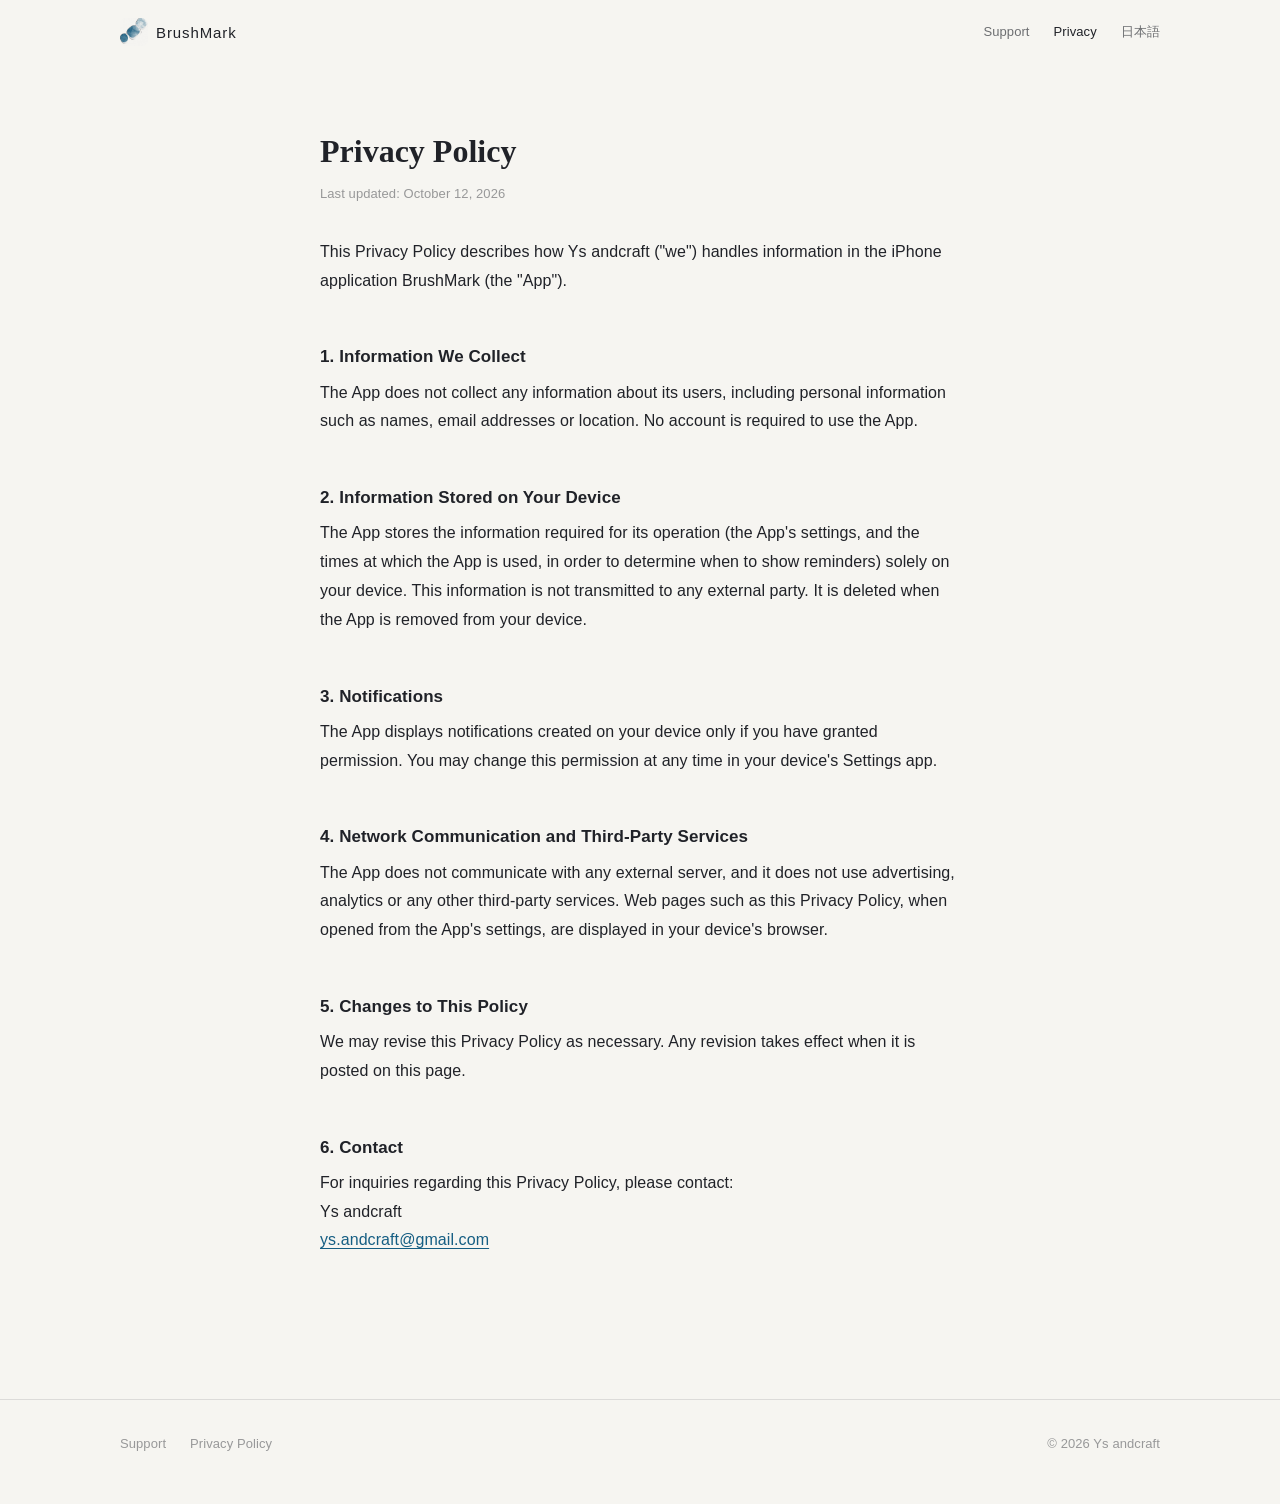
<file: en/privacy.html>
<!doctype html>
<html lang="en">
<head>
<meta charset="utf-8">
<meta name="viewport" content="width=device-width, initial-scale=1">
<title>Privacy Policy — BrushMark</title>
<meta name="description" content="A toothbrushing app that remembers where you&#x27;ve brushed. One spot at a time, then on to the next.">
<meta name="theme-color" content="#f6f5f1">
<link rel="canonical" href="https://ys-andcraft.github.io/brushmark/en/privacy.html">
<link rel="alternate" hreflang="ja" href="https://ys-andcraft.github.io/brushmark/privacy.html">
<link rel="alternate" hreflang="en" href="https://ys-andcraft.github.io/brushmark/en/privacy.html">
<meta property="og:type" content="website">
<meta property="og:site_name" content="BrushMark">
<meta property="og:title" content="Privacy Policy — BrushMark">
<meta property="og:description" content="A toothbrushing app that remembers where you&#x27;ve brushed. One spot at a time, then on to the next.">
<meta property="og:url" content="https://ys-andcraft.github.io/brushmark/en/privacy.html">
<meta property="og:image" content="https://ys-andcraft.github.io/brushmark/assets/og_en.png">
<meta property="og:image:width" content="1200">
<meta property="og:image:height" content="630">
<meta name="twitter:card" content="summary_large_image">
<link rel="icon" href="../assets/favicon.png">
<link rel="apple-touch-icon" href="../assets/apple-touch-icon.png">
<link rel="stylesheet" href="../style.css?v=4">
</head>
<body>
<header class="top"><div class="wrap">
<a class="brand" href="./"><img src="../assets/icon_360.png" alt="" width="28" height="28">BrushMark</a>
<nav><a href="support.html">Support</a><a href="privacy.html" aria-current="page">Privacy</a><a href="../privacy.html" lang="ja" hreflang="ja">日本語</a></nav>
</div></header>
<main>
<article class="doc">
<h1>Privacy Policy</h1>
<p class="meta">Last updated: October 12, 2026</p>
<p>This Privacy Policy describes how Ys andcraft ("we") handles information in the iPhone application BrushMark (the "App").</p>
<h2>1. Information We Collect</h2>
<p>The App does not collect any information about its users, including personal information such as names, email addresses or location. No account is required to use the App.</p>
<h2>2. Information Stored on Your Device</h2>
<p>The App stores the information required for its operation (the App's settings, and the times at which the App is used, in order to determine when to show reminders) solely on your device. This information is not transmitted to any external party. It is deleted when the App is removed from your device.</p>
<h2>3. Notifications</h2>
<p>The App displays notifications created on your device only if you have granted permission. You may change this permission at any time in your device's Settings app.</p>
<h2>4. Network Communication and Third-Party Services</h2>
<p>The App does not communicate with any external server, and it does not use advertising, analytics or any other third-party services. Web pages such as this Privacy Policy, when opened from the App's settings, are displayed in your device's browser.</p>
<h2>5. Changes to This Policy</h2>
<p>We may revise this Privacy Policy as necessary. Any revision takes effect when it is posted on this page.</p>
<h2>6. Contact</h2>
<p>For inquiries regarding this Privacy Policy, please contact:<br>Ys andcraft<br><a href="mailto:ys.andcraft@gmail.com">ys.andcraft@gmail.com</a></p>
</article>
</main>
<footer><div class="wrap">
<nav><a href="support.html">Support</a><a href="privacy.html">Privacy Policy</a></nav>
<p>© 2026 Ys andcraft</p>
</div></footer>
</body>
</html>
</file>
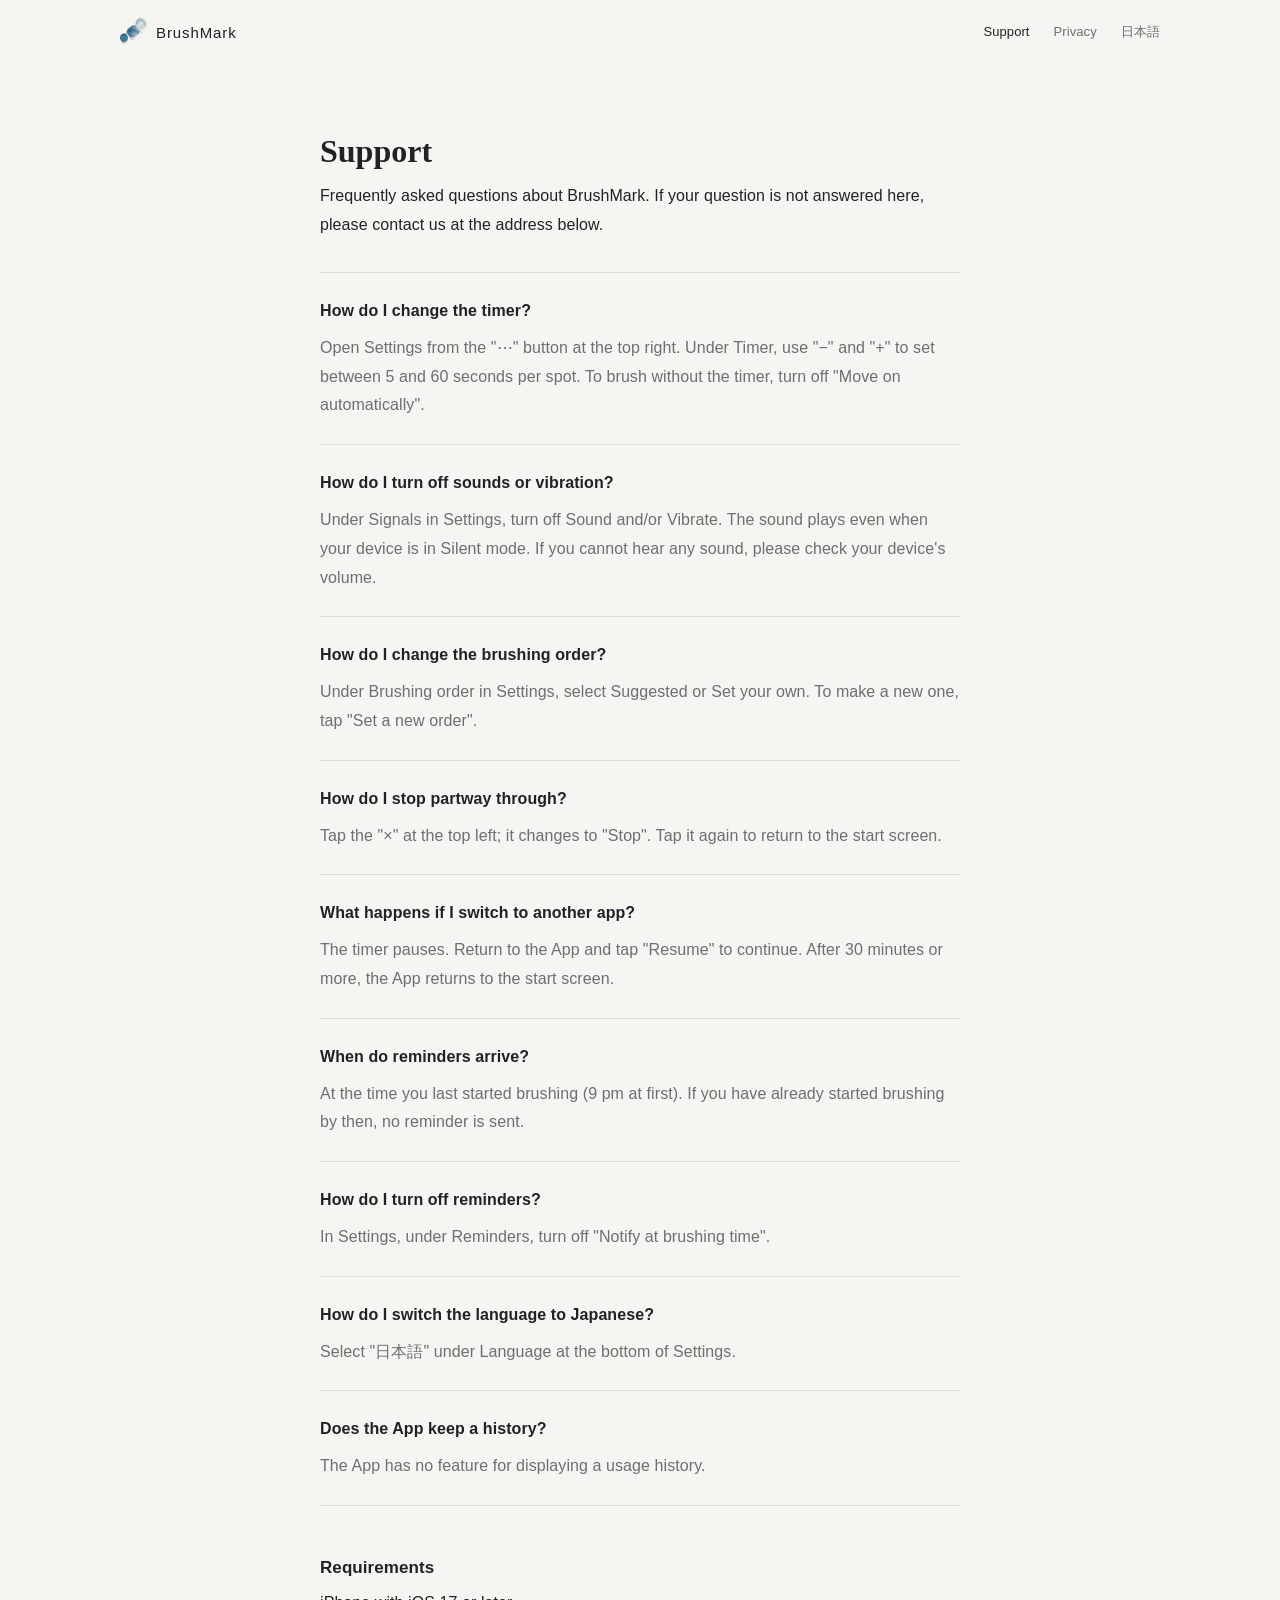
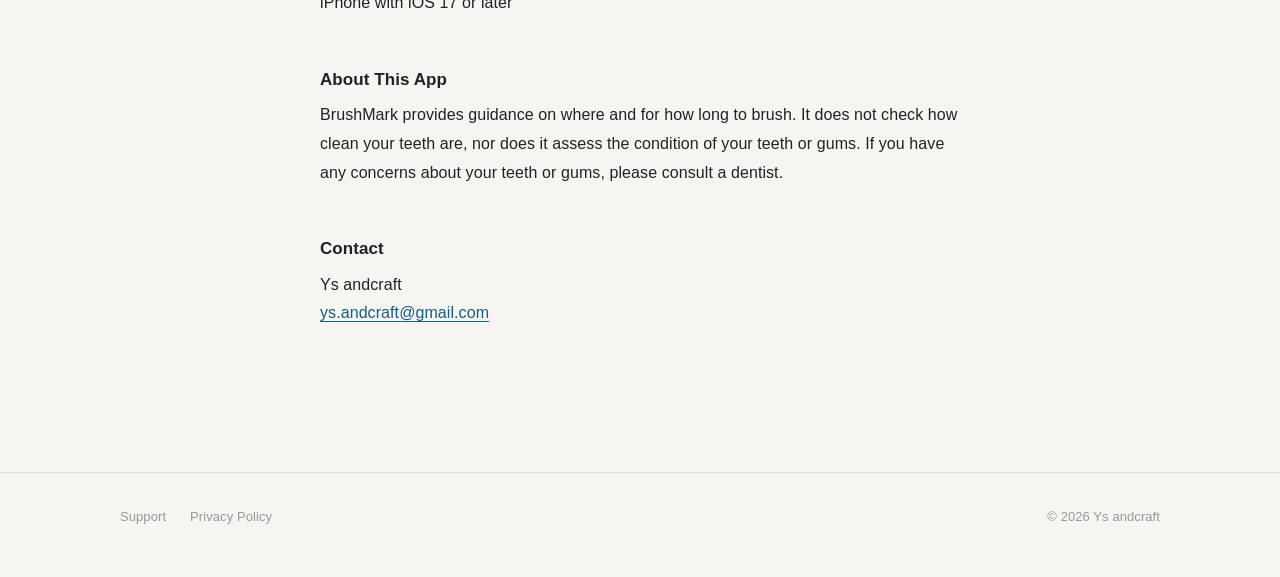
<file: en/support.html>
<!doctype html>
<html lang="en">
<head>
<meta charset="utf-8">
<meta name="viewport" content="width=device-width, initial-scale=1">
<title>Support — BrushMark</title>
<meta name="description" content="A toothbrushing app that remembers where you&#x27;ve brushed. One spot at a time, then on to the next.">
<meta name="theme-color" content="#f6f5f1">
<link rel="canonical" href="https://ys-andcraft.github.io/brushmark/en/support.html">
<link rel="alternate" hreflang="ja" href="https://ys-andcraft.github.io/brushmark/support.html">
<link rel="alternate" hreflang="en" href="https://ys-andcraft.github.io/brushmark/en/support.html">
<meta property="og:type" content="website">
<meta property="og:site_name" content="BrushMark">
<meta property="og:title" content="Support — BrushMark">
<meta property="og:description" content="A toothbrushing app that remembers where you&#x27;ve brushed. One spot at a time, then on to the next.">
<meta property="og:url" content="https://ys-andcraft.github.io/brushmark/en/support.html">
<meta property="og:image" content="https://ys-andcraft.github.io/brushmark/assets/og_en.png">
<meta property="og:image:width" content="1200">
<meta property="og:image:height" content="630">
<meta name="twitter:card" content="summary_large_image">
<link rel="icon" href="../assets/favicon.png">
<link rel="apple-touch-icon" href="../assets/apple-touch-icon.png">
<link rel="stylesheet" href="../style.css?v=4">
</head>
<body>
<header class="top"><div class="wrap">
<a class="brand" href="./"><img src="../assets/icon_360.png" alt="" width="28" height="28">BrushMark</a>
<nav><a href="support.html" aria-current="page">Support</a><a href="privacy.html">Privacy</a><a href="../support.html" lang="ja" hreflang="ja">日本語</a></nav>
</div></header>
<main>
<article class="doc">
<h1>Support</h1>
<p>Frequently asked questions about BrushMark. If your question is not answered here, please contact us at the address below.</p>
<dl><dt>How do I change the timer?</dt><dd>Open Settings from the "⋯" button at the top right. Under Timer, use "−" and "+" to set between 5 and 60 seconds per spot. To brush without the timer, turn off "Move on automatically".</dd><dt>How do I turn off sounds or vibration?</dt><dd>Under Signals in Settings, turn off Sound and/or Vibrate. The sound plays even when your device is in Silent mode. If you cannot hear any sound, please check your device's volume.</dd><dt>How do I change the brushing order?</dt><dd>Under Brushing order in Settings, select Suggested or Set your own. To make a new one, tap "Set a new order".</dd><dt>How do I stop partway through?</dt><dd>Tap the "×" at the top left; it changes to "Stop". Tap it again to return to the start screen.</dd><dt>What happens if I switch to another app?</dt><dd>The timer pauses. Return to the App and tap "Resume" to continue. After 30 minutes or more, the App returns to the start screen.</dd><dt>When do reminders arrive?</dt><dd>At the time you last started brushing (9 pm at first). If you have already started brushing by then, no reminder is sent.</dd><dt>How do I turn off reminders?</dt><dd>In Settings, under Reminders, turn off "Notify at brushing time".</dd><dt>How do I switch the language to Japanese?</dt><dd>Select "日本語" under Language at the bottom of Settings.</dd><dt>Does the App keep a history?</dt><dd>The App has no feature for displaying a usage history.</dd></dl>
<h2>Requirements</h2>
<p>iPhone with iOS 17 or later</p>
<h2>About This App</h2>
<p>BrushMark provides guidance on where and for how long to brush. It does not check how clean your teeth are, nor does it assess the condition of your teeth or gums. If you have any concerns about your teeth or gums, please consult a dentist.</p>
<h2>Contact</h2>
<p>Ys andcraft<br><a href="mailto:ys.andcraft@gmail.com">ys.andcraft@gmail.com</a></p>
</article>
</main>
<footer><div class="wrap">
<nav><a href="support.html">Support</a><a href="privacy.html">Privacy Policy</a></nav>
<p>© 2026 Ys andcraft</p>
</div></footer>
</body>
</html>
</file>
<file: style.css>
/* ハミガ記 / BrushMark — ウェブページ。アプリと同じ決まり：紙の地、墨、ひとつの色、明朝は見出しだけ
   余白は 8 の倍数だけを使う（8・16・24・32・48・64・96・128）。左右の端は、どのページも同じ幅の枠にそろえる */
:root {
  --paper: #f6f5f1;
  --ink: #202228;
  --ink2: rgba(32, 34, 40, 0.64);
  --ink3: rgba(32, 34, 40, 0.44);
  --rule: rgba(32, 34, 40, 0.12);
  --accent: #165e83;
  --mincho: "Hiragino Mincho ProN", "Yu Mincho", "YuMincho", serif;
  --serif-en: "New York", ui-serif, Georgia, serif;
  --gothic: -apple-system, BlinkMacSystemFont, "Hiragino Sans", "Hiragino Kaku Gothic ProN", "Noto Sans JP", sans-serif;
  --wrap: 1040px;
  --gutter: 24px;
  --phone: 300px;
  color-scheme: light;          /* アプリと同じく、いつも紙（暗い表示にはしない） */
}
@media (max-width: 760px) { :root { --gutter: 20px; --phone: min(280px, 74vw); } }

* { box-sizing: border-box; }
html { -webkit-text-size-adjust: 100%; }
body {
  margin: 0; line-break: strict; background: var(--paper); color: var(--ink);
  font-family: var(--gothic); font-size: 16px; line-height: 1.8; letter-spacing: 0.04em;
}
html[lang="en"] body { letter-spacing: 0.005em; }
img { display: block; max-width: 100%; height: auto; }
.nb { white-space: nowrap; }
a { color: var(--accent); text-underline-offset: 3px; text-decoration-thickness: 1px; }
.wrap { width: min(var(--wrap), 100% - 2 * var(--gutter)); margin-inline: auto; }

/* 上の帯 */
header.top .wrap { display: flex; align-items: center; justify-content: space-between; height: 64px; }
header.top .brand { display: flex; align-items: center; gap: 8px; color: var(--ink); text-decoration: none; font-size: 15px; letter-spacing: 0.06em; }
header.top .brand img { width: 28px; height: 28px; border-radius: 7px; }
header.top nav { display: flex; gap: 24px; }
header.top nav a { color: var(--ink2); text-decoration: none; font-size: 13px; }
header.top nav a[aria-current="page"] { color: var(--ink); }
@media (max-width: 760px) { header.top nav { gap: 16px; } }

/* はじめ */
.hero { text-align: center; padding: 96px 0 128px; }
.hero img.icon { width: 112px; height: 112px; margin: 0 auto; border-radius: 25px; box-shadow: 0 12px 32px -12px rgba(0, 0, 0, 0.16); }
.hero h1 { font-family: var(--mincho); font-weight: 600; font-size: clamp(27px, 7.2vw, 48px); line-height: 1.45; letter-spacing: 0.06em; margin: 32px 0 0; }
html[lang="en"] .hero h1 { font-family: var(--serif-en); letter-spacing: 0; line-height: 1.2; }
.hero p.lead { color: var(--ink2); margin: 24px auto 0; max-width: 34em; word-break: keep-all; overflow-wrap: anywhere; }
@media (max-width: 760px) { .hero { padding: 56px 0 96px; } .hero p.lead br { display: none; } }

/* App Store へ */
.badge { display: inline-block; margin-top: 32px; padding: 12px 28px; border-radius: 999px; background: var(--ink); color: var(--paper); text-decoration: none; font-size: 15px; line-height: 1.6; }
.badge.soon { background: transparent; color: var(--ink2); border: 1px solid var(--rule); }
/* Apple 公式のバッジ（高さ 48px。まわりに高さの 1/4 以上の余白） */
.store { display: inline-block; margin-top: 32px; }
.store img { height: 48px; width: auto; margin: 0 auto; }

/* できること：画面と言葉を左右に。1段ごとに左右を入れかえ、まんなかの溝はいつも同じ幅 */
.features { display: grid; gap: 128px; }
.feature { display: grid; grid-template-columns: 1fr 1fr; column-gap: 96px; align-items: center; }
.feature .phone { margin: 0; justify-self: end; }
.feature .copy { justify-self: start; width: 100%; max-width: 27em; }
.feature:nth-child(even) .phone { order: 2; justify-self: start; }
.feature:nth-child(even) .copy { order: 1; justify-self: end; }
.phone img {
  width: var(--phone); border-radius: calc(var(--phone) * 0.13);
  border: 1px solid var(--rule); box-shadow: 0 32px 48px -32px rgba(0, 0, 0, 0.22);
}
.feature h2 { font-family: var(--mincho); font-weight: 600; font-size: clamp(24px, 2.8vw, 30px); line-height: 1.5; letter-spacing: 0.06em; margin: 0; word-break: keep-all; }
html[lang="en"] .feature h2 { font-family: var(--serif-en); letter-spacing: 0; line-height: 1.25; }
.feature p { color: var(--ink2); margin: 16px 0 0; }
@media (max-width: 760px) {
  .features { gap: 96px; }
  .feature { grid-template-columns: 1fr; row-gap: 32px; text-align: center; }
  .feature .phone, .feature:nth-child(even) .phone { order: 2; justify-self: center; }
  .feature .copy, .feature:nth-child(even) .copy { order: 1; justify-self: center; }
}

/* アプリについて */
.spec { padding: 128px 0; text-align: center; }
.spec h2 { font-family: var(--mincho); font-weight: 600; font-size: 24px; letter-spacing: 0.06em; margin: 0 0 32px; }
html[lang="en"] .spec h2 { font-family: var(--serif-en); letter-spacing: 0; }
.spec dl { max-width: 36em; margin: 0 auto; text-align: left; border-top: 1px solid var(--rule); }
.spec dl div { display: grid; grid-template-columns: 8em 1fr; column-gap: 24px; padding: 16px 0; border-bottom: 1px solid var(--rule); }
.spec dt { color: var(--ink3); font-size: 14px; line-height: 1.8; padding-top: 1px; }
.spec dd { margin: 0; }
.spec .badge, .spec .store { margin-top: 48px; }
@media (max-width: 760px) { .spec { padding: 96px 0; } .spec dl div { grid-template-columns: 1fr; } }

/* 文書（プライバシーポリシー・サポート） */
article.doc { width: min(40em, 100% - 2 * var(--gutter)); margin: 0 auto; padding: 64px 0 128px; }
article.doc h1 { font-family: var(--mincho); font-weight: 600; font-size: 32px; line-height: 1.45; letter-spacing: 0.06em; margin: 0 0 8px; }
html[lang="en"] article.doc h1 { font-family: var(--serif-en); letter-spacing: 0; }
article.doc .meta { color: var(--ink3); font-size: 13px; margin: 0 0 32px; }
article.doc > p { margin: 0 0 16px; }
article.doc h2 { font-size: 17px; line-height: 1.6; margin: 48px 0 8px; }
article.doc dl { margin: 32px 0 0; border-top: 1px solid var(--rule); }
article.doc dt { font-weight: 600; padding-top: 24px; }
article.doc dd { margin: 8px 0 0; padding-bottom: 24px; color: var(--ink2); border-bottom: 1px solid var(--rule); }
@media (max-width: 760px) { article.doc { padding: 48px 0 96px; } article.doc h1 { font-size: 28px; } }

/* 下の帯 */
footer { border-top: 1px solid var(--rule); color: var(--ink3); font-size: 13px; }
footer .wrap { display: flex; justify-content: space-between; align-items: center; gap: 16px; padding: 32px 0 48px; }
footer nav { display: flex; gap: 24px; }
footer a { color: var(--ink3); text-decoration: none; }
footer a:hover, header.top nav a:hover { color: var(--ink); }
footer p { margin: 0; }
@media (max-width: 760px) { footer .wrap { flex-direction: column; align-items: flex-start; gap: 8px; } }
</file>
